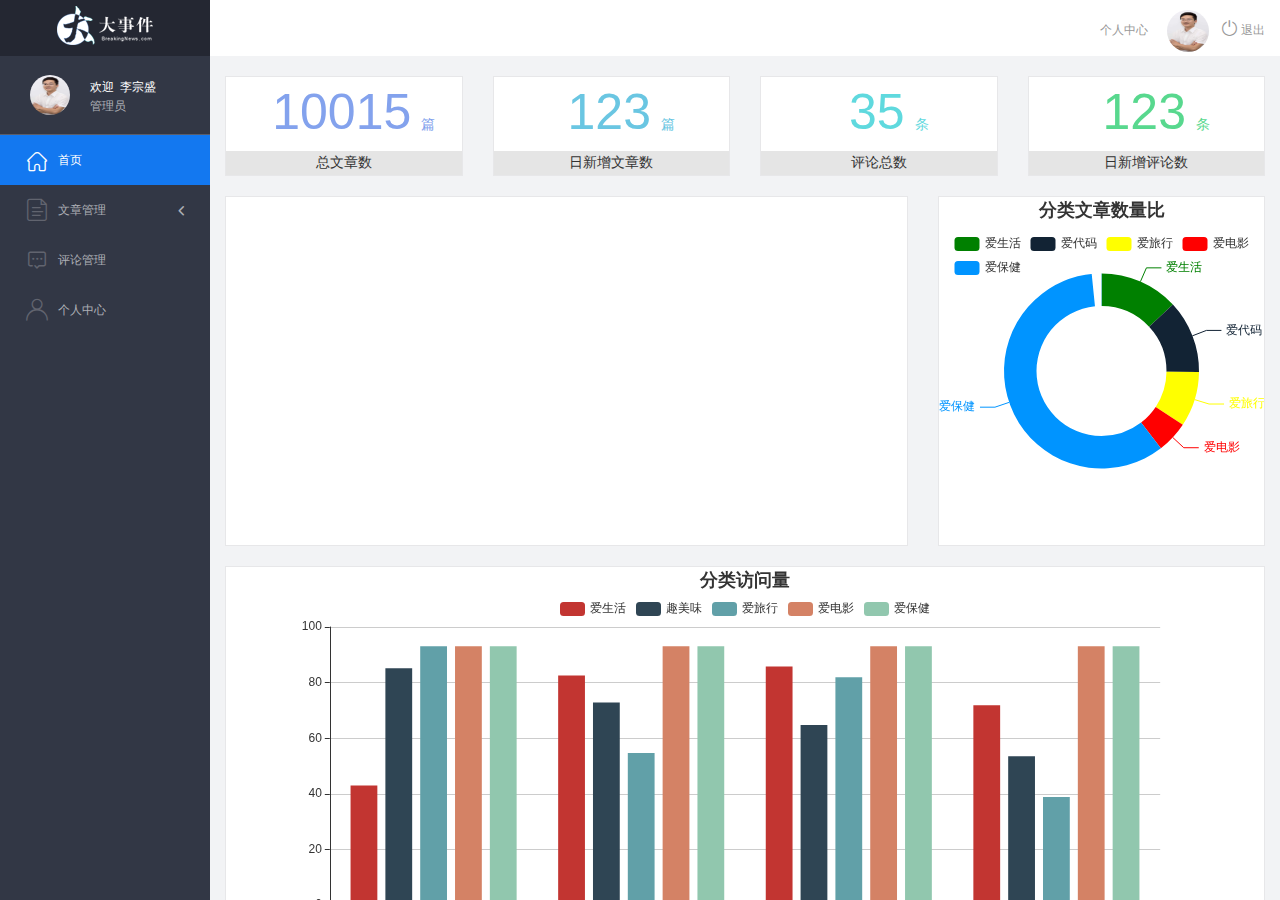
<file: admin/index.html>
<!DOCTYPE html>
<html lang="en">

<head>
    <meta charset="UTF-8">
    <meta name="viewport" content="width=device-width, initial-scale=1.0">
    <meta http-equiv="X-UA-Compatible" content="ie=edge">
    <title>大事件-后台首页</title>
    <link rel="stylesheet" href="./libs/bootstrap/css/bootstrap.min.css">
    <link rel="stylesheet" href="css/reset.css">
    <link rel="stylesheet" href="css/iconfont.css">
    <link rel="stylesheet" href="css/main.css">
    <script src="./libs/jquery-1.12.4.min.js"></script>
    <!-- 导入bootstrap的js文件 -->
    <script src="./libs/bootstrap/js/bootstrap.min.js"></script>
    <script src="./libs/http.js"></script>
    <!-- 引入index.js文件 -->
    <script src="./js/index.js"></script>

</head>

<body>
    <div class="sider">
        <a href="#" class="logo"><img src="images/logo02.png" alt="logo"></a>
        <div class="user_info">
            <img src="images/2.jpg" alt="person">
            <span>欢迎&nbsp;&nbsp;李宗盛</span>
            <b>管理员</b>
        </div>
        <!-- 左侧导航栏 -->
        <div class="menu">
            <div class="level01 active"><a href="./main_count.html" target="my_frame"><i
                        class="iconfont icon-yidiandiantubiao04"></i><span>首页</span></a></div>
            <div class="level01"><a href="#"><i class="iconfont icon-icon-article"></i><span>文章管理</span><b
                        class="iconfont icon-arrowdownl"></b></a></div>
            <ul class="level02">
                <li><a href="./article_list.html" target="my_frame"><i class="iconfont icon-previewright"></i><span>文章列表</span></a></li>
                <li><a href="./article_release.html" target="my_frame"><i class="iconfont icon-previewright"></i><span>发表文章</span></a></li>
                <li><a href="./article_category.html" target="my_frame"><i class="iconfont icon-previewright"></i><span>文章类别管理</span></a>
                </li>
            </ul>

            <div class="level01"><a href="./comment_list.html" target="my_frame"><i
                        class="iconfont icon-comment"></i><span>评论管理</span></a></div>
            <div class="level01" id="user"><a href="./user.html" target="my_frame"><i
                        class="iconfont icon-user"></i><span>个人中心</span></a></div>
        </div>
        <!-- 顶部栏 -->
        <div class="header_bar">
            <div class="user_center_link">
                <a href="./user.html" target="my_frame">个人中心</a>
                <img src="images/2.jpg" alt="person">
                <a href="javascript:void(0)" class="logout"><i class="iconfont icon-tuichu"></i> 退出</a>
            </div>
        </div>
        <!-- 右侧主体内容 -->
        <div class="main" id="main_body">
            <iframe src="./main_count.html" name="my_frame" frameborder="0" style="width: 100%;height: 100%;"></iframe>
        </div>
    </div>
</body>

</html>
</file>
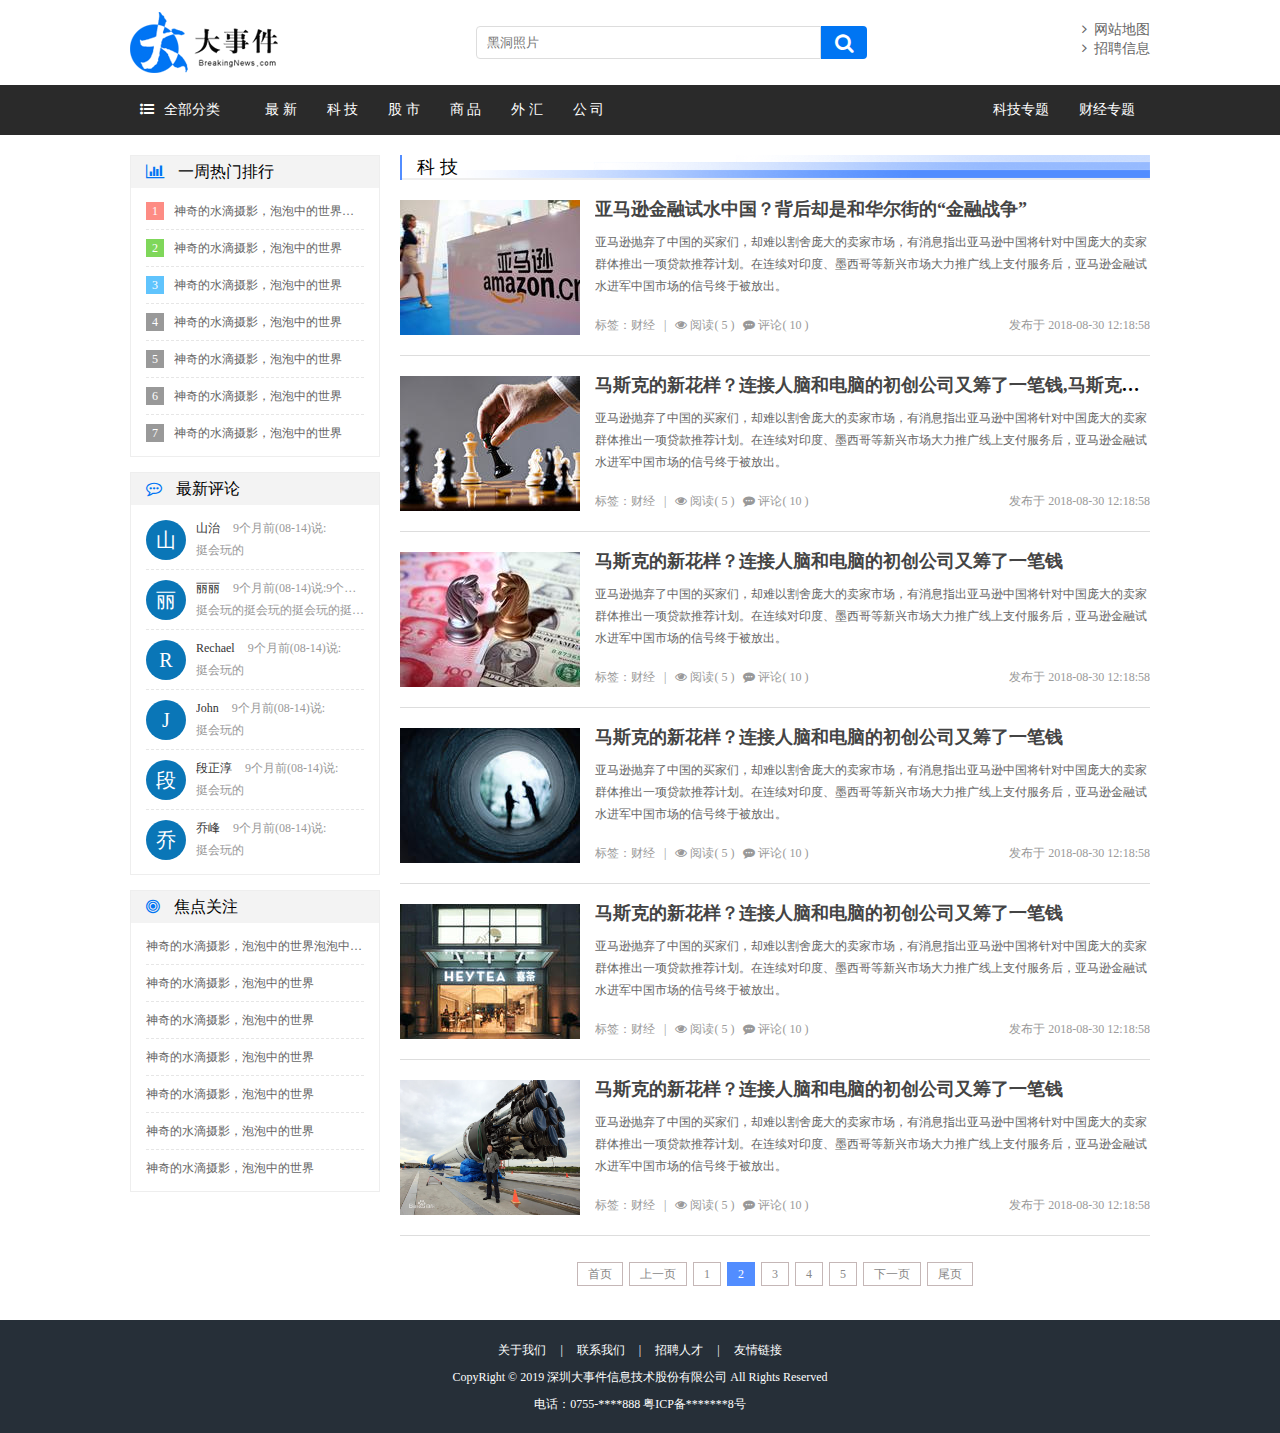
<file: list.html>
<!DOCTYPE html>
<html lang="en">

<head>
    <meta charset="UTF-8">
    <meta name="viewport" content="width=device-width, initial-scale=1.0">
    <meta http-equiv="X-UA-Compatible" content="ie=edge">
    <title>大事件-列表页</title>
    <link rel="stylesheet" type="text/css" href="css/reset.css">
    <link rel="stylesheet" href="css/font-awesome.min.css">
    <link rel="stylesheet" type="text/css" href="css/jquery.pagination.css">
    <link rel="stylesheet" type="text/css" href="css/main.css">
    <script type="text/javascript" src="js/jquery-1.12.4.min.js"></script>
    <script type="text/javascript" src="js/jquery.pagination.min.js"></script>
</head>

<body>
    <div class="header">
        <a href="#" class="logo fl"><img src="images/logo.png" alt="logo"></a>
        <div class="search_form fl">
            <input type="text" class="search_txt" placeholder="黑洞照片">
            <button class="search_btn"><i class="fa fa-search"></i></button>
        </div>
        <div class="link_info fr">
            <a href="#"><i class="fa fa-angle-right"></i>&nbsp;&nbsp;网站地图</a><br>
            <a href="#"><i class="fa fa-angle-right"></i>&nbsp;&nbsp;招聘信息</a>
        </div>
    </div>

    <div class="menu_con">
        <div class="menu">
            <div class="menu_collapse fl">
                <a href="javascript:;" class="level_one"><i class="fa fa-list-ul"></i>全部分类</a>
                <ul class="level_two">
                    <li class="up"></li>
                    <li><a href="#">最 新</a></li>
                    <li><a href="#">科 技</a></li>
                    <li><a href="#">股 市</a></li>
                    <li><a href="#">商 品</a></li>
                    <li><a href="#">外 汇</a></li>
                    <li><a href="#">公 司</a></li>
                </ul>
            </div>
            <ul class="left_menu fl">
                <li><a href="#">最 新</a></li>
                <li><a href="#">科 技</a></li>
                <li><a href="#">股 市</a></li>
                <li><a href="#">商 品</a></li>
                <li><a href="#">外 汇</a></li>
                <li><a href="#">公 司</a></li>
            </ul>
            <ul class="right_menu fr">
                <li><a href="#">科技专题</a></li>
                <li><a href="#">财经专题</a></li>
            </ul>
        </div>
    </div>

    <div class="main_con clearfix">
        <div class="left_con setfr">

            <div class="list_title">
                <h3>科 技</h3>
            </div>

            <div class="common_news_list">
                <a href="#" class="list_pic"><img src="images/pic09.jpg" alt=""></a>
                <h4><a href="#">亚马逊金融试水中国？背后却是和华尔街的“金融战争” </a></h4>
                <p>亚马逊抛弃了中国的买家们，却难以割舍庞大的卖家市场，有消息指出亚马逊中国将针对中国庞大的卖家群体推出一项贷款推荐计划。在连续对印度、墨西哥等新兴市场大力推广线上支付服务后，亚马逊金融试水进军中国市场的信号终于被放出。
                </p>
                <div class="new_info">
                    <span>标签：财经&nbsp;&nbsp;&nbsp;|&nbsp;&nbsp;&nbsp;<i class="fa fa-eye"></i>&nbsp;阅读( 5
                        )&nbsp;&nbsp;&nbsp;<i class="fa fa-commenting"></i>&nbsp;评论( 10 )</span>
                    <b>发布于 2018-08-30 12:18:58</b>
                </div>
            </div>

            <div class="common_news_list">
                <a href="#" class="list_pic"><img src="images/pic03.jpg" alt=""></a>
                <h4><a href="#">马斯克的新花样？连接人脑和电脑的初创公司又筹了一笔钱,马斯克的新花样？连接人脑和电脑的初创公司又筹了一笔钱</a></h4>
                <p>亚马逊抛弃了中国的买家们，却难以割舍庞大的卖家市场，有消息指出亚马逊中国将针对中国庞大的卖家群体推出一项贷款推荐计划。在连续对印度、墨西哥等新兴市场大力推广线上支付服务后，亚马逊金融试水进军中国市场的信号终于被放出。
                </p>
                <div class="new_info">
                    <span>标签：财经&nbsp;&nbsp;&nbsp;|&nbsp;&nbsp;&nbsp;<i class="fa fa-eye"></i>&nbsp;阅读( 5
                        )&nbsp;&nbsp;&nbsp;<i class="fa fa-commenting"></i>&nbsp;评论( 10 )</span>
                    <b>发布于 2018-08-30 12:18:58</b>
                </div>
            </div>

            <div class="common_news_list">
                <a href="#" class="list_pic"><img src="images/pic05.jpg" alt=""></a>
                <h4><a href="#">马斯克的新花样？连接人脑和电脑的初创公司又筹了一笔钱</a></h4>
                <p>亚马逊抛弃了中国的买家们，却难以割舍庞大的卖家市场，有消息指出亚马逊中国将针对中国庞大的卖家群体推出一项贷款推荐计划。在连续对印度、墨西哥等新兴市场大力推广线上支付服务后，亚马逊金融试水进军中国市场的信号终于被放出。
                </p>
                <div class="new_info">
                    <span>标签：财经&nbsp;&nbsp;&nbsp;|&nbsp;&nbsp;&nbsp;<i class="fa fa-eye"></i>&nbsp;阅读( 5
                        )&nbsp;&nbsp;&nbsp;<i class="fa fa-commenting"></i>&nbsp;评论( 10 )</span>
                    <b>发布于 2018-08-30 12:18:58</b>
                </div>
            </div>

            <div class="common_news_list">
                <a href="#" class="list_pic"><img src="images/pic07.jpg" alt=""></a>
                <h4><a href="#">马斯克的新花样？连接人脑和电脑的初创公司又筹了一笔钱</a></h4>
                <p>亚马逊抛弃了中国的买家们，却难以割舍庞大的卖家市场，有消息指出亚马逊中国将针对中国庞大的卖家群体推出一项贷款推荐计划。在连续对印度、墨西哥等新兴市场大力推广线上支付服务后，亚马逊金融试水进军中国市场的信号终于被放出。
                </p>
                <div class="new_info">
                    <span>标签：财经&nbsp;&nbsp;&nbsp;|&nbsp;&nbsp;&nbsp;<i class="fa fa-eye"></i>&nbsp;阅读( 5
                        )&nbsp;&nbsp;&nbsp;<i class="fa fa-commenting"></i>&nbsp;评论( 10 )</span>
                    <b>发布于 2018-08-30 12:18:58</b>
                </div>
            </div>

            <div class="common_news_list">
                <a href="#" class="list_pic"><img src="images/pic10.jpg" alt=""></a>
                <h4><a href="#">马斯克的新花样？连接人脑和电脑的初创公司又筹了一笔钱</a></h4>
                <p>亚马逊抛弃了中国的买家们，却难以割舍庞大的卖家市场，有消息指出亚马逊中国将针对中国庞大的卖家群体推出一项贷款推荐计划。在连续对印度、墨西哥等新兴市场大力推广线上支付服务后，亚马逊金融试水进军中国市场的信号终于被放出。
                </p>
                <div class="new_info">
                    <span>标签：财经&nbsp;&nbsp;&nbsp;|&nbsp;&nbsp;&nbsp;<i class="fa fa-eye"></i>&nbsp;阅读( 5
                        )&nbsp;&nbsp;&nbsp;<i class="fa fa-commenting"></i>&nbsp;评论( 10 )</span>
                    <b>发布于 2018-08-30 12:18:58</b>
                </div>
            </div>

            <div class="common_news_list">
                <a href="#" class="list_pic"><img src="images/pic04.jpg" alt=""></a>
                <h4><a href="#">马斯克的新花样？连接人脑和电脑的初创公司又筹了一笔钱</a></h4>
                <p>亚马逊抛弃了中国的买家们，却难以割舍庞大的卖家市场，有消息指出亚马逊中国将针对中国庞大的卖家群体推出一项贷款推荐计划。在连续对印度、墨西哥等新兴市场大力推广线上支付服务后，亚马逊金融试水进军中国市场的信号终于被放出。
                </p>
                <div class="new_info">
                    <span>标签：财经&nbsp;&nbsp;&nbsp;|&nbsp;&nbsp;&nbsp;<i class="fa fa-eye"></i>&nbsp;阅读( 5
                        )&nbsp;&nbsp;&nbsp;<i class="fa fa-commenting"></i>&nbsp;评论( 10 )</span>
                    <b>发布于 2018-08-30 12:18:58</b>
                </div>
            </div>

            <div id="pagination" class="page"></div>
            <script>
                $(function () {
                    $("#pagination").pagination({
                        currentPage: 2,
                        totalPage: 8,
                        callback: function (current) {
                            alert('ok!');
                        }
                    });
                });
            </script>

        </div>
        <div class="right_con setfl">
            <div class="common_wrap">
                <h3><i class="fa fa-bar-chart"></i> 一周热门排行</h3>
                <ul class="content_list">
                    <li><span class="first">1</span><a href="#">神奇的水滴摄影，泡泡中的世界泡泡中的世界</a></li>
                    <li><span class="second">2</span><a href="#">神奇的水滴摄影，泡泡中的世界</a></li>
                    <li><span class="third">3</span><a href="#">神奇的水滴摄影，泡泡中的世界</a></li>
                    <li><span>4</span><a href="#">神奇的水滴摄影，泡泡中的世界</a></li>
                    <li><span>5</span><a href="#">神奇的水滴摄影，泡泡中的世界</a></li>
                    <li><span>6</span><a href="#">神奇的水滴摄影，泡泡中的世界</a></li>
                    <li><span>7</span><a href="#">神奇的水滴摄影，泡泡中的世界</a></li>
                </ul>
            </div>
            <div class="common_wrap">
                <h3><i class="fa fa-commenting-o"></i> 最新评论</h3>
                <ul class="content_list comment_list">
                    <li>
                        <span>山</span>
                        <b><em>山治</em> 9个月前(08-14)说:</b>
                        <strong>挺会玩的</strong>
                    </li>
                    <li>
                        <span>丽</span>
                        <b><em>丽丽</em> 9个月前(08-14)说:9个月前(08-14)说:9个月前(08-14)说:</b>
                        <strong>挺会玩的挺会玩的挺会玩的挺会玩的</strong>
                    </li>
                    <li>
                        <span>R</span>
                        <b><em>Rechael</em> 9个月前(08-14)说:</b>
                        <strong>挺会玩的</strong>
                    </li>
                    <li>
                        <span>J</span>
                        <b><em>John</em> 9个月前(08-14)说:</b>
                        <strong>挺会玩的</strong>
                    </li>
                    <li>
                        <span>段</span>
                        <b><em>段正淳</em> 9个月前(08-14)说:</b>
                        <strong>挺会玩的</strong>
                    </li>
                    <li>
                        <span>乔</span>
                        <b><em>乔峰</em> 9个月前(08-14)说:</b>
                        <strong>挺会玩的</strong>
                    </li>
                </ul>
            </div>
            <div class="common_wrap">
                <h3><i class="fa fa-bullseye"></i> 焦点关注</h3>
                <ul class="content_list guanzhu_list">
                    <li><a href="#">神奇的水滴摄影，泡泡中的世界泡泡中的世界</a></li>
                    <li><a href="#">神奇的水滴摄影，泡泡中的世界</a></li>
                    <li><a href="#">神奇的水滴摄影，泡泡中的世界</a></li>
                    <li><a href="#">神奇的水滴摄影，泡泡中的世界</a></li>
                    <li><a href="#">神奇的水滴摄影，泡泡中的世界</a></li>
                    <li><a href="#">神奇的水滴摄影，泡泡中的世界</a></li>
                    <li><a href="#">神奇的水滴摄影，泡泡中的世界</a></li>
                </ul>
            </div>
        </div>
    </div>

    <div class="footer clearfix">
        <div class="foot_link">
            <a href="#">关于我们</a>
            <span>|</span>
            <a href="#">联系我们</a>
            <span>|</span>
            <a href="#">招聘人才</a>
            <span>|</span>
            <a href="#">友情链接</a>
        </div>
        <p>CopyRight © 2019 深圳大事件信息技术股份有限公司 All Rights Reserved</p>
        <p>电话：0755-****888 粤ICP备*******8号</p>
    </div>
    <!-- 导包template -->
    <script src="./js/template-web.js"></script>
</body>

</html>
</file>
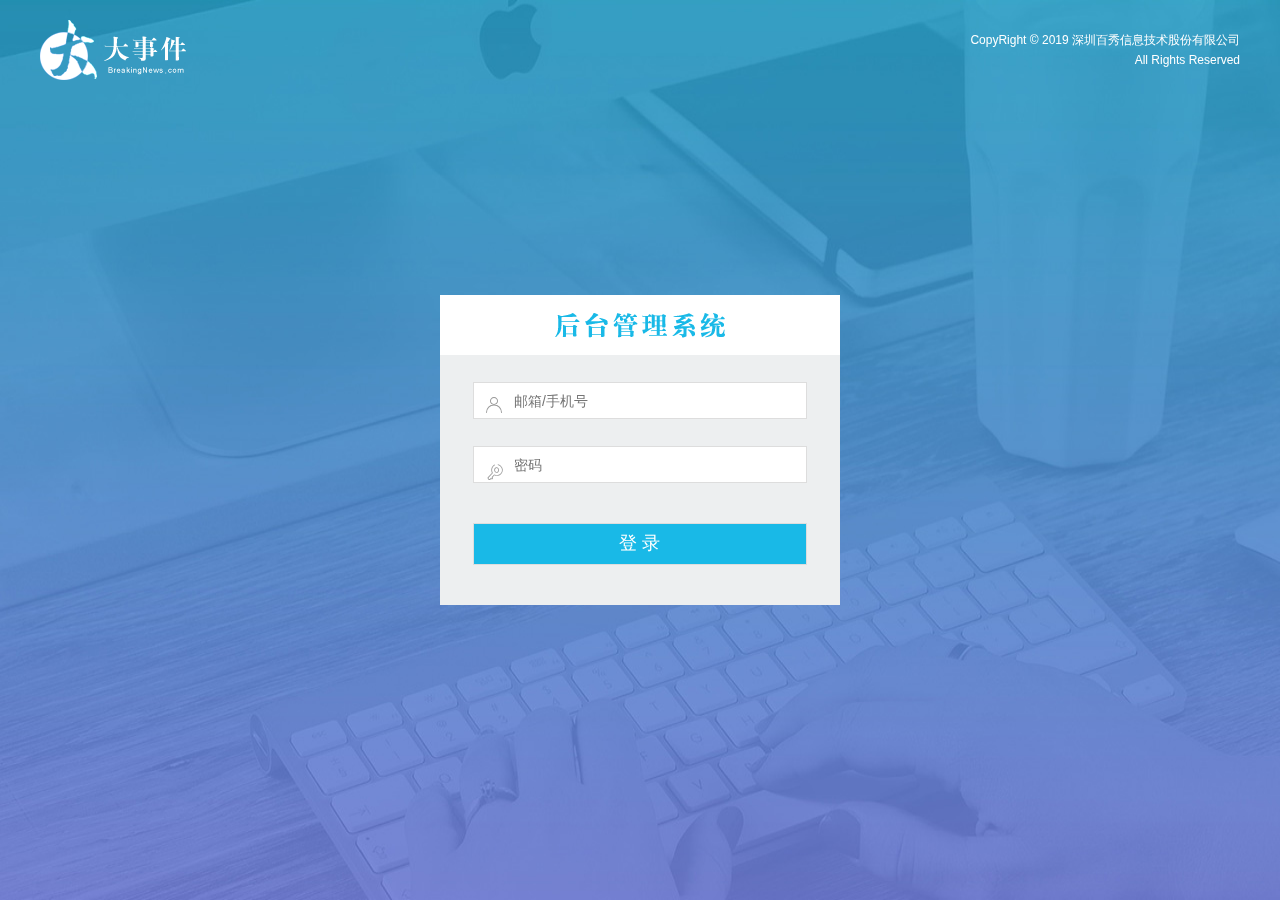
<file: admin/login.html>
<!DOCTYPE html>
<html lang="en">

<head>
  <meta charset="UTF-8" />
  <meta name="viewport" content="width=device-width, initial-scale=1.0" />
  <meta http-equiv="X-UA-Compatible" content="ie=edge" />
  <title>大事件-后台登录页</title>
  <link rel="stylesheet" type="text/css" href="css/reset.css" />
  <link rel="stylesheet" type="text/css" href="css/iconfont.css" />
  <link rel="stylesheet" type="text/css" href="css/main.css" />
  <!-- 引入bootstrap的css文件 -->
  <link rel="stylesheet" href="./libs/bootstrap/css/bootstrap.min.css" />
  <!-- 引入jq文件 -->
  <script src="./libs/jquery-1.12.4.min.js"></script>
  <!-- 引入bootstrap的js文件 -->
  <script src="./libs/bootstrap/js/bootstrap.min.js"></script>
</head>

<body>
  <div class="main_wrap">
    <div class="header">
      <a href="#" class="logo"><img src="images/logo.png" alt="" /></a>
      <div class="copyright">
        CopyRight © 2019 深圳百秀信息技术股份有限公司<br />All Rights Reserved
      </div>
    </div>
    <!-- 表单输入模块 -->
    <div class="login_form_con">
      <div class="login_title"></div>
      <form class="login_form">
        <i class="iconfont icon-user"></i>
        <i class="iconfont icon-key"></i>
        <input type="text" class="input_txt" placeholder="邮箱/手机号" />
        <input type="password" class="input_pass" placeholder="密码" />
        <input type="submit" class="input_sub" value="登 录" />
      </form>
    </div>
  </div>

  <!-- 模态框模块 -->
  <div class="modal fade" tabindex="-1" role="dialog" id="login_msg">
    <div class="modal-dialog" role="document">
      <div class="modal-content">
        <div class="modal-header">
          <button type="button" class="close" data-dismiss="modal" aria-label="Close"><span
              aria-hidden="true">&times;</span></button>
          <h4 class="modal-title">友情提示</h4>
        </div>
        <div class="modal-body">
          <p>登录成功</p>
        </div>
        <div class="modal-footer">
          <button type="button" class="btn btn-primary" data-dismiss="modal">确认</button>
        </div>
      </div><!-- /.modal-content -->
    </div><!-- /.modal-dialog -->
  </div><!-- /.modal -->

  <script src="./libs/http.js"></script>
  <script src="./js/login.js"></script>
</body>

</html>
</file>
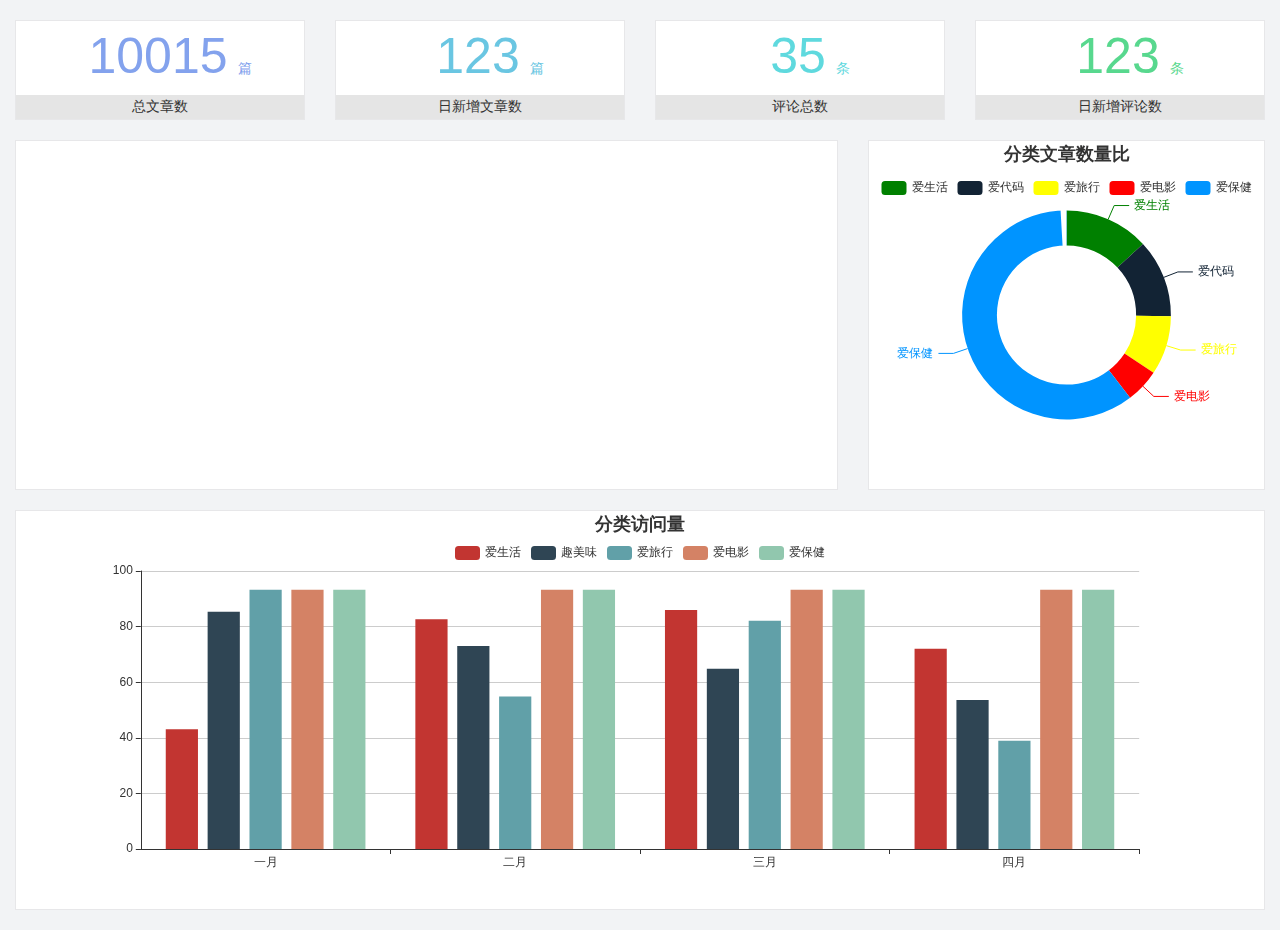
<file: admin/main_count.html>
<!DOCTYPE html>
<html lang="en">

<head>
    <meta charset="UTF-8">
    <meta name="viewport" content="width=device-width, initial-scale=1.0">
    <meta http-equiv="X-UA-Compatible" content="ie=edge">
    <title>图表统计</title>
    <link rel="stylesheet" href="./libs/bootstrap/css/bootstrap.min.css">
    <link rel="stylesheet" href="css/reset.css">
    <link rel="stylesheet" href="css/iconfont.css">
    <link rel="stylesheet" href="css/main.css">
    <script src="./libs/jquery-1.12.4.min.js"></script>
    <script type="text/javascript" src="./libs/echarts.js"></script>
</head>

<body>
    <div class="container-fluid">
        <div class="row spannel_list">
            <div class="col-sm-3 col-xs-6">
                <div class="spannel">
                    <em>10015</em><span>篇</span>
                    <b>总文章数</b>
                </div>
            </div>
            <div class="col-sm-3 col-xs-6">
                <div class="spannel scolor01">
                    <em>123</em><span>篇</span>
                    <b>日新增文章数</b>
                </div>
            </div>
            <div class="col-sm-3 col-xs-6">
                <div class="spannel scolor02">
                    <em>35</em><span>条</span>
                    <b>评论总数</b>
                </div>
            </div>
            <div class="col-sm-3 col-xs-6">
                <div class="spannel scolor03">
                    <em>123</em><span>条</span>
                    <b>日新增评论数</b>
                </div>
            </div>
        </div>
    </div>

    <div class="container-fluid">
        <div class="row curve-pie">
            <div class="col-lg-8 col-md-8">
                <div class="gragh_pannel" id="curve_show"></div>
            </div>
            <div class="col-lg-4 col-md-4">
                <div class="gragh_pannel" id="pie_show"></div>
            </div>
        </div>
    </div>

    <div class="container-fluid">
        <div class="column_pannel" id="column_show"></div>
    </div>


    <!-- 折线图 -->
    <script>
        //(1).实例化ajax对象
        var xhr = new XMLHttpRequest();
        //(2).设置请求方法和地址
        //get请求的数据直接添加在url的后面 格式是 url?key=value
        xhr.open('get', 'http://localhost:8080/api/v1/admin/data/article');
        xhr.setRequestHeader('Authorization', localStorage.getItem("token"));
        //(3).发送请求
        xhr.send();
        //(4).注册回调函数
        xhr.onload = function () {
            // console.log(xhr.responseText)
            var obj = JSON.parse(xhr.responseText);
            // console.log(obj);
            loadEchars(obj);
            
        };
        

        function loadEchars(obj) {
            // 基于准备好的dom，初始化echarts实例
            var myChart = echarts.init(document.getElementById('curve_show'));

            var data = [];
            var date = [];
            for (var i = 0; i < obj.date.length; i++) {
                data.push(obj.date[i].count);
                date.push(obj.date[i].date);
            }

            option = {
                tooltip: {
                    trigger: 'axis',
                    position: function (pt) {
                        return [pt[0], '10%'];
                    }
                },
                title: {
                    left: 'center',
                    text: '月新增文章数',
                },

                xAxis: {
                    name: '日',
                    type: 'category',
                    boundaryGap: false,
                    data: date
                },
                legend: {
                    data: ['新增文章'],
                    top: '40'
                },
                toolbox: {
                    show: true,
                    feature: {
                        dataZoom: {
                            yAxisIndex: 'none'
                        },
                        dataView: { readOnly: false },
                        magicType: { type: ['line', 'bar'] },
                        restore: {},
                        saveAsImage: {}
                    },
                    right: 50
                },
                yAxis: {
                    type: 'value',
                    boundaryGap: [0, '100%']
                },
                series: [
                    {
                        name: '新增文章',
                        type: 'line',
                        smooth: true,
                        // symbol: 'none',
                        sampling: 'average',
                        itemStyle: {
                            color: '#f80'
                        },
                        areaStyle: {
                            color: new echarts.graphic.LinearGradient(0, 0, 0, 1, [{
                                offset: 0,
                                color: 'rgba(255,136,0,0.39)'
                            }, {
                                offset: .34,
                                color: 'rgba(255,180,0,0.25)'
                            },
                            {
                                offset: 1,
                                color: 'rgba(255,222,0,0.00)'
                            }])
                        },
                        data: data
                    }
                ],
            }
            // 使用刚指定的配置项和数据显示图表。
            myChart.setOption(option);
        }
    </script>

    <!-- 环形图 -->
    <script>
        // 3.1 创建echarts图表
        // 基于准备好的dom，初始化echarts实例
        var myChart2 = echarts.init(document.getElementById('pie_show'));

        // 3.2设置图标的样式
        // 图表的假数据
        var base = +new Date(1968, 9, 3);
        var oneDay = 24 * 3600 * 1000;
        var date = [];

        var data = [Math.random() * 300];

        for (var i = 1; i < 200; i++) {
            var now = new Date(base += oneDay);
            date.push([now.getFullYear(), now.getMonth() + 1, now.getDate()].join('/'));
            data.push(Math.round((Math.random() - 0.5) * 20 + data[i - 1]));
        }
        // 指定图表的配置项和数据
        var option2 = {
            tooltip: {
                trigger: 'item',
                formatter: '{a} <br/>{b}: {c} ({d}%)'
            },
            title: {
                text: '分类文章数量比',
                left: 'center'
            },
            color: ['green', '#122334', '#ffff00', '#ff0000', '#0094ff'],
            legend: {
                orient: 'horizontal',
                left: 'center',
                top: 35,
                data: ['爱生活', '爱代码', '爱旅行', '爱电影', '爱保健']
            },
            series: [
                {
                    name: '分类名称',
                    type: 'pie',
                    radius: ['40%', '60%'],
                    avoidLabelOverlap: false,
                    data: [
                        { value: 335, name: '爱生活' },
                        { value: 310, name: '爱代码' },
                        { value: 234, name: '爱旅行' },
                        { value: 135, name: '爱电影' },
                        { value: 1548, name: '爱保健' }
                    ]
                }
            ]
        };
        // 3.3渲染图表。
        // 使用刚指定的配置项和数据显示图表。
        myChart2.setOption(option2);
    </script>

    <!-- 柱状图 -->
    <script>
        // 基于准备好的dom，初始化echarts实例
        var myChart3 = echarts.init(document.getElementById('column_show'));
        var option3 = {
            legend: {
                top: 30
            },
            tooltip: {},
            title: {
                text: '分类访问量',
                left: 'center'
            },
            dataset: {
                source: [
                    ['product', '爱生活', '趣美味', '爱旅行', '爱电影', '爱保健'],
                    ['一月', 43.3, 85.8, 93.7, 93.7, 93.7],
                    ['二月', 83.1, 73.4, 55.1, 93.7, 93.7],
                    ['三月', 86.4, 65.2, 82.5, 93.7, 93.7],
                    ['四月', 72.4, 53.9, 39.1, 93.7, 93.7]
                ]
            },
            xAxis: { type: 'category' },
            yAxis: {},
            // Declare several bar series, each will be mapped
            // to a column of dataset.source by default.
            series: [
                { type: 'bar' },
                { type: 'bar' },
                { type: 'bar' },
                { type: 'bar' },
                { type: 'bar' }
            ]
        };
        // 使用刚指定的配置项和数据显示图表。
        myChart3.setOption(option3);

    </script>
</body>

</html>
</file>
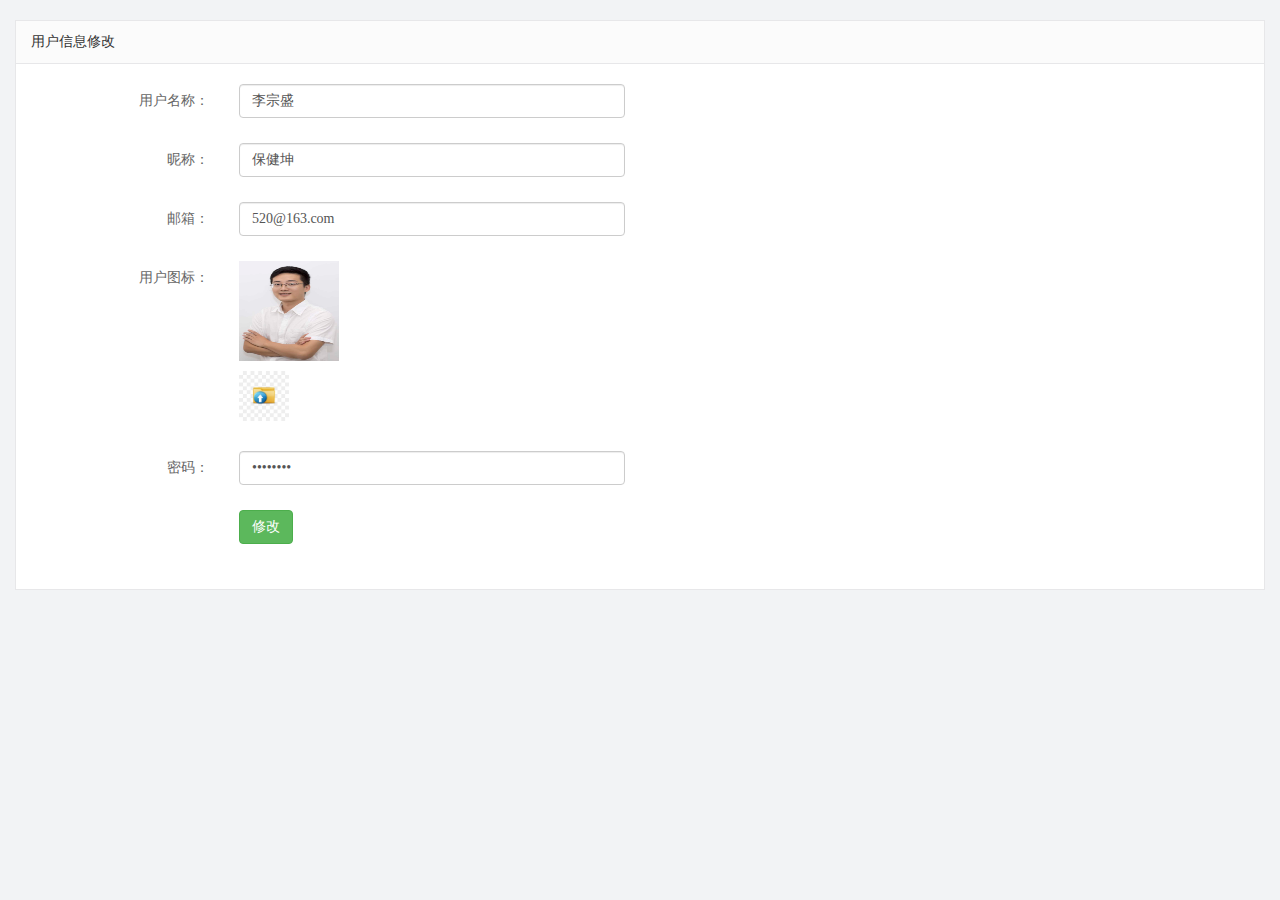
<file: admin/user.html>
<!DOCTYPE html>
<html lang="en">

<head>
    <meta charset="UTF-8">
    <meta name="viewport" content="width=device-width, initial-scale=1.0">
    <meta http-equiv="X-UA-Compatible" content="ie=edge">
    <title>文章列表</title>
    <link rel="stylesheet" href="./libs/bootstrap/css/bootstrap.min.css">
    <link rel="stylesheet" href="css/reset.css">
    <link rel="stylesheet" href="css/iconfont.css">
    <link rel="stylesheet" href="css/main.css">
    <script src="./libs/jquery-1.12.4.min.js"></script>
    <script src="./libs/http.js"></script>
    <script src="./js/user.js"></script>
</head>

<body>
    <div class="container-fluid">
        <div class="common_title">
            用户信息修改
        </div>
        <div class="container-fluid common_con">
            <form class="form-horizontal article_form" id="form">
                <div class="form-group">
                    <label for="inputEmail1" class="col-sm-2 control-label">用户名称：</label>
                    <div class="col-sm-4">
                        <input type="text" name="username" class="form-control username" id="inputEmail1" value="李宗盛">
                    </div>
                </div>
                <div class="form-group">
                    <label for="inputEmail2" class="col-sm-2 control-label">昵称：</label>
                    <div class="col-sm-4">
                        <input type="text" name="nickname" class="form-control nickname" id="inputEmail2" value="保健坤">
                    </div>
                </div>
                <div class="form-group">
                    <label for="inputEmail3" class="col-sm-2 control-label">邮箱：</label>
                    <div class="col-sm-4">
                        <input type="text" name="email" class="form-control email" id="inputEmail3" value="520@163.com">
                    </div>
                </div>

                <div class="form-group">
                    <label for="inputPassword3" class="col-sm-2 control-label">用户图标：</label>
                    <div class="col-sm-10">
                        <img src="images/2.jpg" alt="" class="user_pic">
                        <input style="display: none" name="userPic" type="file" id="exampleInputFile">
                        <!-- 给label标签的for属性赋值,值是input标签的id,那这样的话点击label就相当于点击了input -->
                        <br>
                        <label for="exampleInputFile">
                            <img src="./images/uploads_icon.jpg" style="height: 50px;" alt="">
                        </label>
                    </div>
                </div>

                <div class="form-group">
                    <label for="inputEmail4" class="col-sm-2 control-label">密码：</label>
                    <div class="col-sm-4">
                        <input type="password" name="password" class="form-control password" id="inputEmail4"
                            value="12345678">
                    </div>
                </div>
                <div class="form-group">
                    <div class="col-sm-offset-2 col-sm-10">
                        <button type="submit" class="btn btn-success btn-edit">修改</button>
                    </div>
                </div>
            </form>
        </div>
    </div>
</body>

</html>
</file>
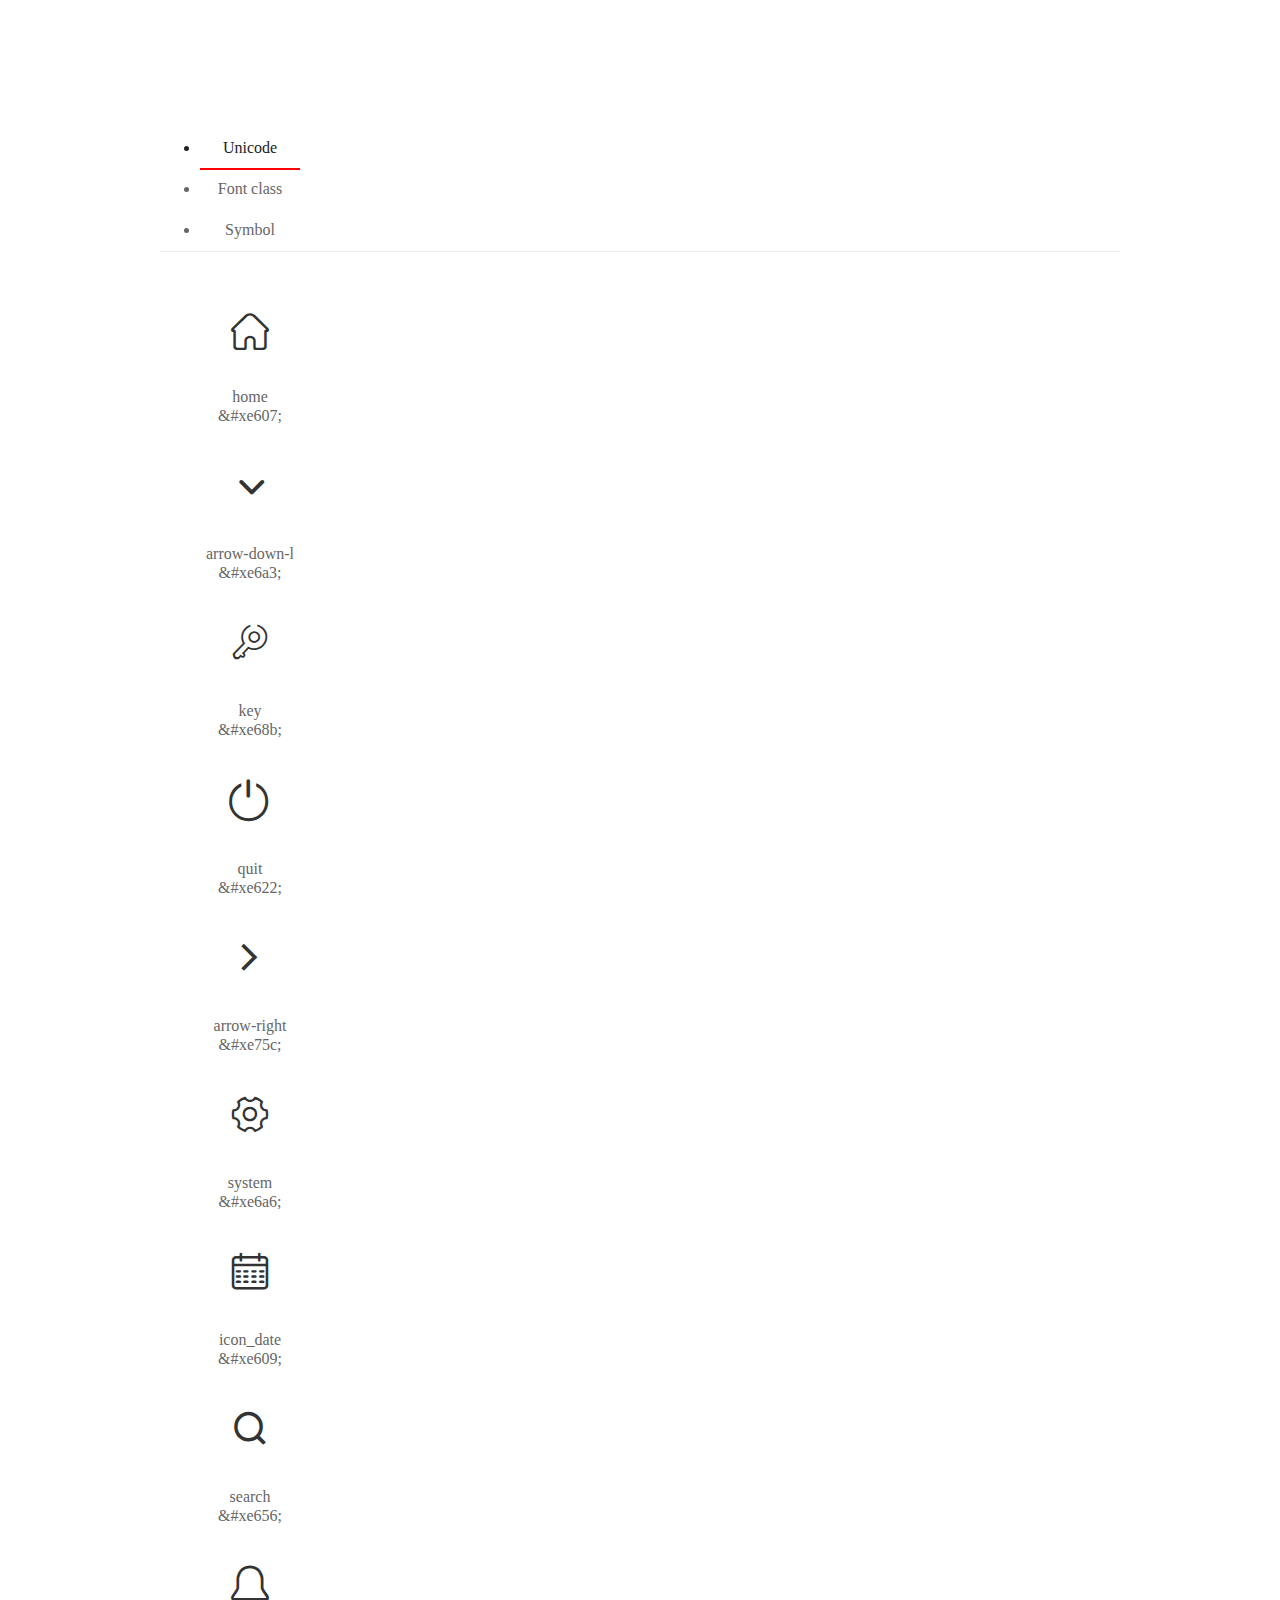
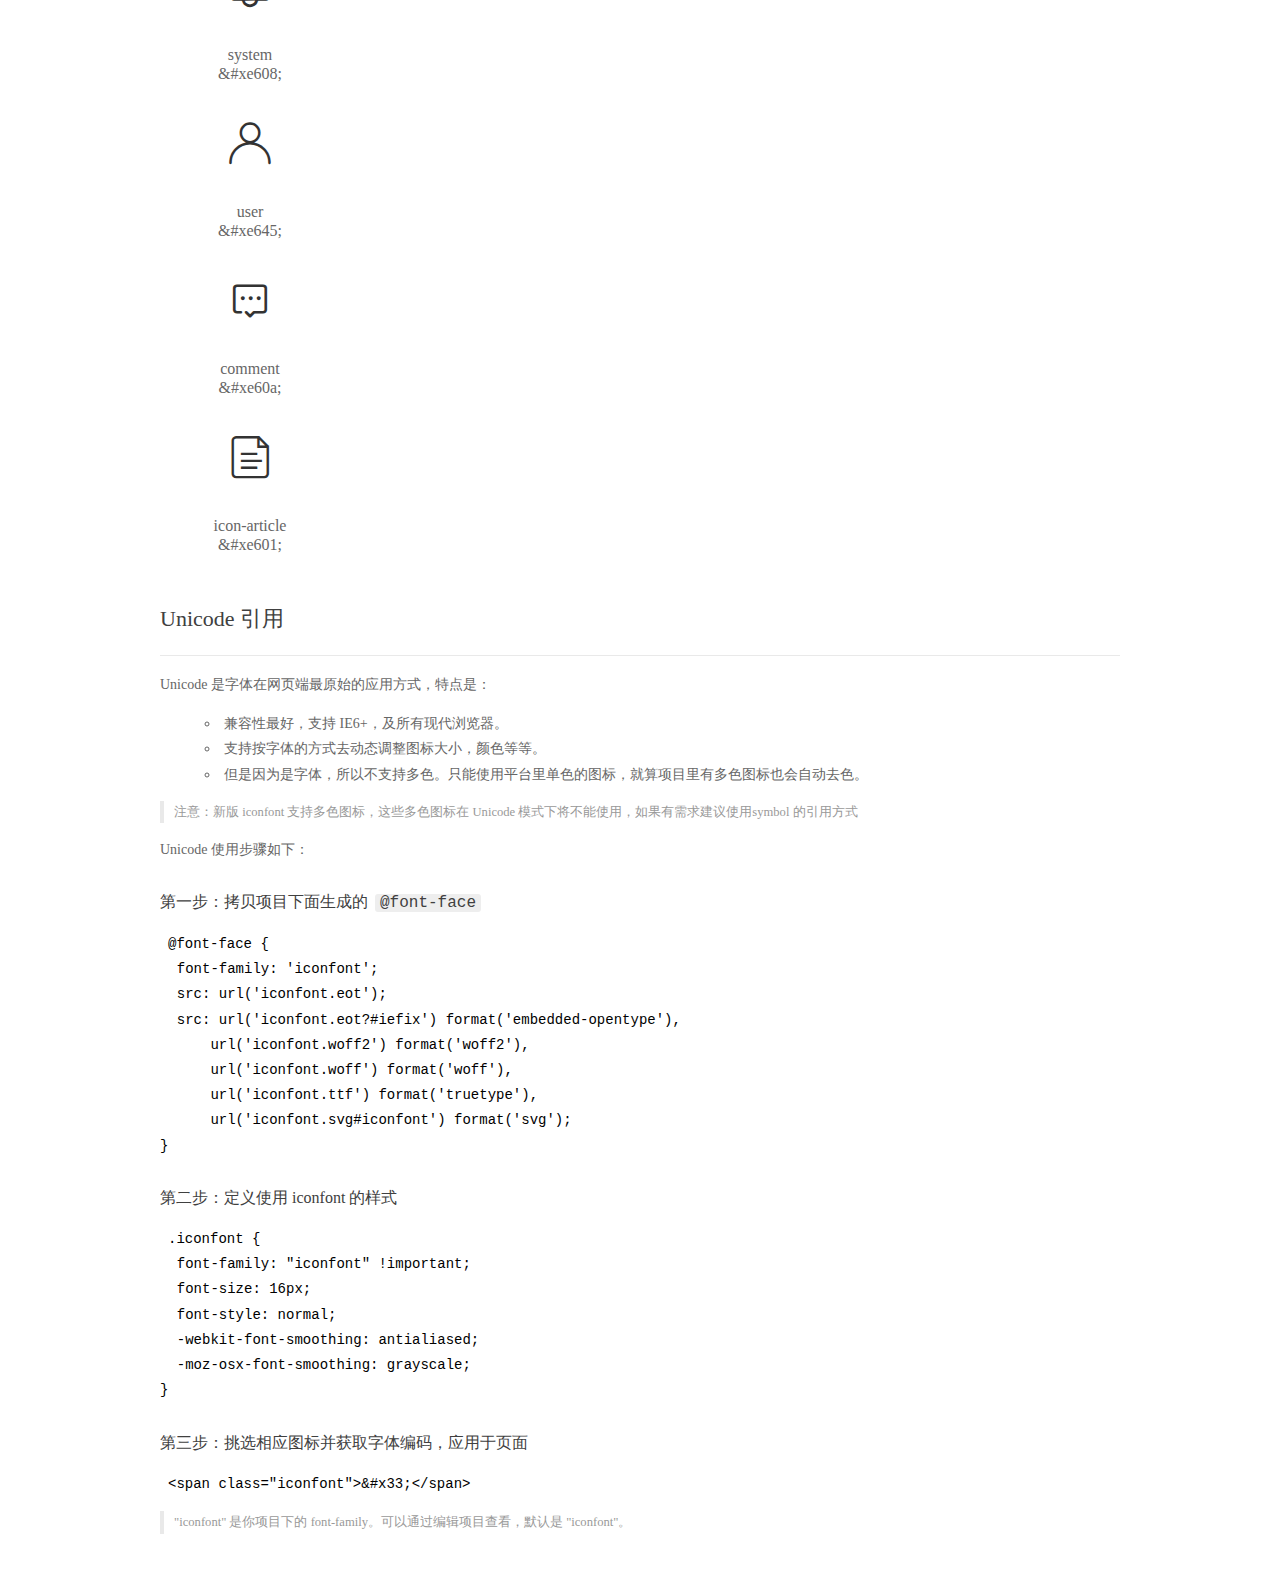
<file: admin/fonts/demo_index.html>
<!DOCTYPE html>
<html>
<head>
  <meta charset="utf-8"/>
  <title>IconFont Demo</title>
  <link rel="shortcut icon" href="https://gtms04.alicdn.com/tps/i4/TB1_oz6GVXXXXaFXpXXJDFnIXXX-64-64.ico" type="image/x-icon"/>
  <link rel="stylesheet" href="https://g.alicdn.com/thx/cube/1.3.2/cube.min.css">
  <link rel="stylesheet" href="demo.css">
  <link rel="stylesheet" href="iconfont.css">
  <script src="iconfont.js"></script>
  <!-- jQuery -->
  <script src="https://a1.alicdn.com/oss/uploads/2018/12/26/7bfddb60-08e8-11e9-9b04-53e73bb6408b.js"></script>
  <!-- 代码高亮 -->
  <script src="https://a1.alicdn.com/oss/uploads/2018/12/26/a3f714d0-08e6-11e9-8a15-ebf944d7534c.js"></script>
</head>
<body>
  <div class="main">
    <h1 class="logo"><a href="https://www.iconfont.cn/" title="iconfont 首页" target="_blank">&#xe86b;</a></h1>
    <div class="nav-tabs">
      <ul id="tabs" class="dib-box">
        <li class="dib active"><span>Unicode</span></li>
        <li class="dib"><span>Font class</span></li>
        <li class="dib"><span>Symbol</span></li>
      </ul>
      
    </div>
    <div class="tab-container">
      <div class="content unicode" style="display: block;">
          <ul class="icon_lists dib-box">
          
            <li class="dib">
              <span class="icon iconfont">&#xe607;</span>
                <div class="name">home</div>
                <div class="code-name">&amp;#xe607;</div>
              </li>
          
            <li class="dib">
              <span class="icon iconfont">&#xe6a3;</span>
                <div class="name">arrow-down-l</div>
                <div class="code-name">&amp;#xe6a3;</div>
              </li>
          
            <li class="dib">
              <span class="icon iconfont">&#xe68b;</span>
                <div class="name">key</div>
                <div class="code-name">&amp;#xe68b;</div>
              </li>
          
            <li class="dib">
              <span class="icon iconfont">&#xe622;</span>
                <div class="name">quit</div>
                <div class="code-name">&amp;#xe622;</div>
              </li>
          
            <li class="dib">
              <span class="icon iconfont">&#xe75c;</span>
                <div class="name">arrow-right</div>
                <div class="code-name">&amp;#xe75c;</div>
              </li>
          
            <li class="dib">
              <span class="icon iconfont">&#xe6a6;</span>
                <div class="name">system</div>
                <div class="code-name">&amp;#xe6a6;</div>
              </li>
          
            <li class="dib">
              <span class="icon iconfont">&#xe609;</span>
                <div class="name">icon_date</div>
                <div class="code-name">&amp;#xe609;</div>
              </li>
          
            <li class="dib">
              <span class="icon iconfont">&#xe656;</span>
                <div class="name">search</div>
                <div class="code-name">&amp;#xe656;</div>
              </li>
          
            <li class="dib">
              <span class="icon iconfont">&#xe608;</span>
                <div class="name">system</div>
                <div class="code-name">&amp;#xe608;</div>
              </li>
          
            <li class="dib">
              <span class="icon iconfont">&#xe645;</span>
                <div class="name">user</div>
                <div class="code-name">&amp;#xe645;</div>
              </li>
          
            <li class="dib">
              <span class="icon iconfont">&#xe60a;</span>
                <div class="name">comment</div>
                <div class="code-name">&amp;#xe60a;</div>
              </li>
          
            <li class="dib">
              <span class="icon iconfont">&#xe601;</span>
                <div class="name">icon-article</div>
                <div class="code-name">&amp;#xe601;</div>
              </li>
          
          </ul>
          <div class="article markdown">
          <h2 id="unicode-">Unicode 引用</h2>
          <hr>

          <p>Unicode 是字体在网页端最原始的应用方式，特点是：</p>
          <ul>
            <li>兼容性最好，支持 IE6+，及所有现代浏览器。</li>
            <li>支持按字体的方式去动态调整图标大小，颜色等等。</li>
            <li>但是因为是字体，所以不支持多色。只能使用平台里单色的图标，就算项目里有多色图标也会自动去色。</li>
          </ul>
          <blockquote>
            <p>注意：新版 iconfont 支持多色图标，这些多色图标在 Unicode 模式下将不能使用，如果有需求建议使用symbol 的引用方式</p>
          </blockquote>
          <p>Unicode 使用步骤如下：</p>
          <h3 id="-font-face">第一步：拷贝项目下面生成的 <code>@font-face</code></h3>
<pre><code class="language-css"
>@font-face {
  font-family: 'iconfont';
  src: url('iconfont.eot');
  src: url('iconfont.eot?#iefix') format('embedded-opentype'),
      url('iconfont.woff2') format('woff2'),
      url('iconfont.woff') format('woff'),
      url('iconfont.ttf') format('truetype'),
      url('iconfont.svg#iconfont') format('svg');
}
</code></pre>
          <h3 id="-iconfont-">第二步：定义使用 iconfont 的样式</h3>
<pre><code class="language-css"
>.iconfont {
  font-family: "iconfont" !important;
  font-size: 16px;
  font-style: normal;
  -webkit-font-smoothing: antialiased;
  -moz-osx-font-smoothing: grayscale;
}
</code></pre>
          <h3 id="-">第三步：挑选相应图标并获取字体编码，应用于页面</h3>
<pre>
<code class="language-html"
>&lt;span class="iconfont"&gt;&amp;#x33;&lt;/span&gt;
</code></pre>
          <blockquote>
            <p>"iconfont" 是你项目下的 font-family。可以通过编辑项目查看，默认是 "iconfont"。</p>
          </blockquote>
          </div>
      </div>
      <div class="content font-class">
        <ul class="icon_lists dib-box">
          
          <li class="dib">
            <span class="icon iconfont icon-yidiandiantubiao04"></span>
            <div class="name">
              home
            </div>
            <div class="code-name">.icon-yidiandiantubiao04
            </div>
          </li>
          
          <li class="dib">
            <span class="icon iconfont icon-arrowdownl"></span>
            <div class="name">
              arrow-down-l
            </div>
            <div class="code-name">.icon-arrowdownl
            </div>
          </li>
          
          <li class="dib">
            <span class="icon iconfont icon-key"></span>
            <div class="name">
              key
            </div>
            <div class="code-name">.icon-key
            </div>
          </li>
          
          <li class="dib">
            <span class="icon iconfont icon-tuichu"></span>
            <div class="name">
              quit
            </div>
            <div class="code-name">.icon-tuichu
            </div>
          </li>
          
          <li class="dib">
            <span class="icon iconfont icon-previewright"></span>
            <div class="name">
              arrow-right
            </div>
            <div class="code-name">.icon-previewright
            </div>
          </li>
          
          <li class="dib">
            <span class="icon iconfont icon-system"></span>
            <div class="name">
              system
            </div>
            <div class="code-name">.icon-system
            </div>
          </li>
          
          <li class="dib">
            <span class="icon iconfont icon-icondate"></span>
            <div class="name">
              icon_date
            </div>
            <div class="code-name">.icon-icondate
            </div>
          </li>
          
          <li class="dib">
            <span class="icon iconfont icon-search"></span>
            <div class="name">
              search
            </div>
            <div class="code-name">.icon-search
            </div>
          </li>
          
          <li class="dib">
            <span class="icon iconfont icon-system1"></span>
            <div class="name">
              system
            </div>
            <div class="code-name">.icon-system1
            </div>
          </li>
          
          <li class="dib">
            <span class="icon iconfont icon-user"></span>
            <div class="name">
              user
            </div>
            <div class="code-name">.icon-user
            </div>
          </li>
          
          <li class="dib">
            <span class="icon iconfont icon-comment"></span>
            <div class="name">
              comment
            </div>
            <div class="code-name">.icon-comment
            </div>
          </li>
          
          <li class="dib">
            <span class="icon iconfont icon-icon-article"></span>
            <div class="name">
              icon-article
            </div>
            <div class="code-name">.icon-icon-article
            </div>
          </li>
          
        </ul>
        <div class="article markdown">
        <h2 id="font-class-">font-class 引用</h2>
        <hr>

        <p>font-class 是 Unicode 使用方式的一种变种，主要是解决 Unicode 书写不直观，语意不明确的问题。</p>
        <p>与 Unicode 使用方式相比，具有如下特点：</p>
        <ul>
          <li>兼容性良好，支持 IE8+，及所有现代浏览器。</li>
          <li>相比于 Unicode 语意明确，书写更直观。可以很容易分辨这个 icon 是什么。</li>
          <li>因为使用 class 来定义图标，所以当要替换图标时，只需要修改 class 里面的 Unicode 引用。</li>
          <li>不过因为本质上还是使用的字体，所以多色图标还是不支持的。</li>
        </ul>
        <p>使用步骤如下：</p>
        <h3 id="-fontclass-">第一步：引入项目下面生成的 fontclass 代码：</h3>
<pre><code class="language-html">&lt;link rel="stylesheet" href="./iconfont.css"&gt;
</code></pre>
        <h3 id="-">第二步：挑选相应图标并获取类名，应用于页面：</h3>
<pre><code class="language-html">&lt;span class="iconfont icon-xxx"&gt;&lt;/span&gt;
</code></pre>
        <blockquote>
          <p>"
            iconfont" 是你项目下的 font-family。可以通过编辑项目查看，默认是 "iconfont"。</p>
        </blockquote>
      </div>
      </div>
      <div class="content symbol">
          <ul class="icon_lists dib-box">
          
            <li class="dib">
                <svg class="icon svg-icon" aria-hidden="true">
                  <use xlink:href="#icon-yidiandiantubiao04"></use>
                </svg>
                <div class="name">home</div>
                <div class="code-name">#icon-yidiandiantubiao04</div>
            </li>
          
            <li class="dib">
                <svg class="icon svg-icon" aria-hidden="true">
                  <use xlink:href="#icon-arrowdownl"></use>
                </svg>
                <div class="name">arrow-down-l</div>
                <div class="code-name">#icon-arrowdownl</div>
            </li>
          
            <li class="dib">
                <svg class="icon svg-icon" aria-hidden="true">
                  <use xlink:href="#icon-key"></use>
                </svg>
                <div class="name">key</div>
                <div class="code-name">#icon-key</div>
            </li>
          
            <li class="dib">
                <svg class="icon svg-icon" aria-hidden="true">
                  <use xlink:href="#icon-tuichu"></use>
                </svg>
                <div class="name">quit</div>
                <div class="code-name">#icon-tuichu</div>
            </li>
          
            <li class="dib">
                <svg class="icon svg-icon" aria-hidden="true">
                  <use xlink:href="#icon-previewright"></use>
                </svg>
                <div class="name">arrow-right</div>
                <div class="code-name">#icon-previewright</div>
            </li>
          
            <li class="dib">
                <svg class="icon svg-icon" aria-hidden="true">
                  <use xlink:href="#icon-system"></use>
                </svg>
                <div class="name">system</div>
                <div class="code-name">#icon-system</div>
            </li>
          
            <li class="dib">
                <svg class="icon svg-icon" aria-hidden="true">
                  <use xlink:href="#icon-icondate"></use>
                </svg>
                <div class="name">icon_date</div>
                <div class="code-name">#icon-icondate</div>
            </li>
          
            <li class="dib">
                <svg class="icon svg-icon" aria-hidden="true">
                  <use xlink:href="#icon-search"></use>
                </svg>
                <div class="name">search</div>
                <div class="code-name">#icon-search</div>
            </li>
          
            <li class="dib">
                <svg class="icon svg-icon" aria-hidden="true">
                  <use xlink:href="#icon-system1"></use>
                </svg>
                <div class="name">system</div>
                <div class="code-name">#icon-system1</div>
            </li>
          
            <li class="dib">
                <svg class="icon svg-icon" aria-hidden="true">
                  <use xlink:href="#icon-user"></use>
                </svg>
                <div class="name">user</div>
                <div class="code-name">#icon-user</div>
            </li>
          
            <li class="dib">
                <svg class="icon svg-icon" aria-hidden="true">
                  <use xlink:href="#icon-comment"></use>
                </svg>
                <div class="name">comment</div>
                <div class="code-name">#icon-comment</div>
            </li>
          
            <li class="dib">
                <svg class="icon svg-icon" aria-hidden="true">
                  <use xlink:href="#icon-icon-article"></use>
                </svg>
                <div class="name">icon-article</div>
                <div class="code-name">#icon-icon-article</div>
            </li>
          
          </ul>
          <div class="article markdown">
          <h2 id="symbol-">Symbol 引用</h2>
          <hr>

          <p>这是一种全新的使用方式，应该说这才是未来的主流，也是平台目前推荐的用法。相关介绍可以参考这篇<a href="">文章</a>
            这种用法其实是做了一个 SVG 的集合，与另外两种相比具有如下特点：</p>
          <ul>
            <li>支持多色图标了，不再受单色限制。</li>
            <li>通过一些技巧，支持像字体那样，通过 <code>font-size</code>, <code>color</code> 来调整样式。</li>
            <li>兼容性较差，支持 IE9+，及现代浏览器。</li>
            <li>浏览器渲染 SVG 的性能一般，还不如 png。</li>
          </ul>
          <p>使用步骤如下：</p>
          <h3 id="-symbol-">第一步：引入项目下面生成的 symbol 代码：</h3>
<pre><code class="language-html">&lt;script src="./iconfont.js"&gt;&lt;/script&gt;
</code></pre>
          <h3 id="-css-">第二步：加入通用 CSS 代码（引入一次就行）：</h3>
<pre><code class="language-html">&lt;style&gt;
.icon {
  width: 1em;
  height: 1em;
  vertical-align: -0.15em;
  fill: currentColor;
  overflow: hidden;
}
&lt;/style&gt;
</code></pre>
          <h3 id="-">第三步：挑选相应图标并获取类名，应用于页面：</h3>
<pre><code class="language-html">&lt;svg class="icon" aria-hidden="true"&gt;
  &lt;use xlink:href="#icon-xxx"&gt;&lt;/use&gt;
&lt;/svg&gt;
</code></pre>
          </div>
      </div>

    </div>
  </div>
  <script>
  $(document).ready(function () {
      $('.tab-container .content:first').show()

      $('#tabs li').click(function (e) {
        var tabContent = $('.tab-container .content')
        var index = $(this).index()

        if ($(this).hasClass('active')) {
          return
        } else {
          $('#tabs li').removeClass('active')
          $(this).addClass('active')

          tabContent.hide().eq(index).fadeIn()
        }
      })
    })
  </script>
</body>
</html>
</file>
<file: admin/css/iconfont.css>
@font-face {font-family: "iconfont";
  src: url('../fonts/iconfont.eot?t=1558003957214'); /* IE9 */
  src: url('../fonts/iconfont.eot?t=1558003957214#iefix') format('embedded-opentype'), /* IE6-IE8 */
  url('[data-uri]') format('woff2'),
  url('../fonts/iconfont.woff?t=1558003957214') format('woff'),
  url('../fonts/iconfont.ttf?t=1558003957214') format('truetype'), /* chrome, firefox, opera, Safari, Android, iOS 4.2+ */
  url('../fonts/iconfont.svg?t=1558003957214#iconfont') format('svg'); /* iOS 4.1- */
}

.iconfont {
  font-family: "iconfont" !important;
  font-size: 16px;
  font-style: normal;
  -webkit-font-smoothing: antialiased;
  -moz-osx-font-smoothing: grayscale;
}

.icon-yidiandiantubiao04:before {
  content: "\e607";
}

.icon-arrowdownl:before {
  content: "\e6a3";
}

.icon-key:before {
  content: "\e68b";
}

.icon-tuichu:before {
  content: "\e622";
}

.icon-previewright:before {
  content: "\e75c";
}

.icon-system:before {
  content: "\e6a6";
}

.icon-icondate:before {
  content: "\e609";
}

.icon-search:before {
  content: "\e656";
}

.icon-system1:before {
  content: "\e608";
}

.icon-user:before {
  content: "\e645";
}

.icon-comment:before {
  content: "\e60a";
}

.icon-icon-article:before {
  content: "\e601";
}
</file>
<file: admin/css/main.css>
body{
    font-family:'MicroSoft YaHei';
    background-color: #f2f3f5;
}
.main_wrap{
    position:fixed;
    width:100%;
    height:100%;
    left:0px;
    top:0px;
    background:url('../images/login_bg.jpg'); 
    background-size:100% 100%; 
  }
.header{
    width:1200px;
    overflow: hidden;
    margin:20px auto 0;
}
.heade .logo{
    float: left;
}
.header .copyright{
    float:right;
    font-size:12px;
    color:#fff;
    text-align:right;
    line-height:20px;
    margin-top:10px;
}
.login_form_con{
    position:absolute;
    left:50%;
    top:50%;
    margin-left:-200px;
    margin-top:-155px;
    width:400px;
    height:310px;
    background-color: #edeff0;
}

.login_form{
    position: relative;
}

.login_form .icon-user{
    position:absolute;
    font-size:16px;
    color:#999;
    left:46px;
    top:12px;
}
.login_form .icon-key{
    position:absolute;
    font-size:18px;
    color:#999;
    left:46px;
    top:78px;
}
.login_title{
    height:60px;
    background:url('../images/login_title.png') center center no-repeat #fff;
}
.input_txt,.input_pass,.input_sub{
    display:block;
    width:334px;
    height:37px;
    padding:0px;
    text-indent:40px;
    border:1px solid #ddd;
    margin:27px auto 0;
    outline:none;
}
.input_sub{
    margin-top:40px;
    height:42px;
    background-color: #19b9e7;
    text-indent:0px;
    font-size:18px;
    color:#fff;
    cursor: pointer;
}
.input_sub:hover{
    background-color: #08a0cc;
}

.sider{
    position:fixed;
    left:0;
    top:0;
    bottom:0;
    width:210px;
    background-color: #323745;
}
.sider .logo{
    display:block;
    height:56px;
    background-color: #242732;
    overflow: hidden;
}
.sider .logo img{
    display:block;
    margin:6px auto 0;
}
.user_info{
    height:79px;
    border-bottom:1px solid #5a5e6b;
}

.user_info img{
    float: left;
    width:40px;
    height:40px;
    border-radius:20px;
    margin:19px 0 0 30px;
}
.user_info span{
    float: left;
    width:120px;
    font-size:12px;
    color:#fff;
    margin:23px 0 0 20px;
}
.user_info b{
    float: left;
    width: 120px;
    font-weight:normal;
    font-size:12px;
    color:#adafb5;
    margin:2px 0 0 20px;
}

.menu .level01{
    height:50px;
    line-height:50px;
}
.menu .level01 a{
    display:block;
    height:50px;
    font-size:12px;
    color:#adafb5;
    overflow: hidden;
}
.menu .level01.active a{
    background-color: #1378f0;
    color:#fff;
}
.menu .level01.active i{
    color:#fff;
}

.menu .level01 a:hover{
    background-color: #1378f0;
    color:#fff;
}
.menu .level01 a:hover i{
    color:#fff;
}
.menu .level01 i{
    color:#61646f;
    font-size:22px;
    float: left;
    margin-left:26px;
}
.menu .level01 span{
    float: left;
    margin-left:10px;
}
.menu .level01 b{
    float: right;
    margin-right:20px;
    font-weight:normal;
    transform:rotate(90deg);
    transition:all 500ms cubic-bezier(0.25, 0.1, 0.64, 1.85);
}

.menu .level01 .rotate0{
    transform:rotate(0deg);
}

.menu .level02{
    background: #242732;
    display:none;
}


.menu .level02 li{
    height:40px;
    line-height:40px;
}
.menu .level02 li a{
    display:block;
    height:40px;
    font-size:12px;
    color:#adafb5;
    overflow: hidden;
}

.menu .level02 li a:hover{
    background-color: #1378f0;
    color:#fff;
}

.menu .level02 li i{
    font-size:12px;
    float: left;
    margin-left:60px;
}
.menu .level02 li span{
    font-size:12px;
    float: left;
    margin-left:5px;
}

.menu .level02 .active a{
    color:#ffae00;
}

.header_bar{
    position:fixed;
    left:210px;
    right:0;
    top:0;
    height:56px;
    background-color: #fff;
}

.main{
    position:fixed;
    left:210px;
    top:56px;
    right:0;
    bottom:0;
    background-color: #f2f3f5;
}

.search_form{
    width:218px;
    height:33px;
    border:1px solid #ddd;
    background-color: #f2f3f5;
    border-radius:16px;
    float: left;
    margin:12px 0 0 27px;
}

.search_form input{
    padding:0px;
    margin:0px;
    border:0px;
    float: left;
    background-color: #f2f3f5;
    font-size:12px;
    width:175px;
    height:31px;
    margin-left:12px;
    outline:none;
   
}

.search_form .icon-search{
    line-height:33px;
    cursor: pointer;
    font-size:18px;
    color:#abaebb;
}
.user_center_link{
    float:right;

}
.user_center_link a{
    line-height:56px;
    font-size:12px;
    color:#999;
    margin-right:15px;
}
.user_center_link a:hover{
    color:#ffae00
}

.user_center_link img{
    width:42px;
    height:42px;
    border-radius:32px;
    margin-right:10px;
}

.spannel_list{
    margin-top:20px;
}

.spannel{
	height:100px;
	overflow:hidden;
	text-align:center;
    position:relative;
    background-color: #fff;
    border:1px solid #e7e7e9;
    margin-bottom:20px;
}

.spannel em{
    font-style:normal;
	font-size:50px;
	line-height:50px;
	display:inline-block;
	margin:10px 0 0 20px;
	font-family:'Arial';
	color:#83a2ed;
}

.spannel span{
	font-size:14px;
	display:inline-block;
	color:#83a2ed;
	margin-left:10px;
}

.spannel b{
	position:absolute;
	left:0;
	bottom:0;
	width:100%;
	line-height:24px;
	background:#e5e5e5;
	color:#333;
	font-size:14px;
	font-weight:normal;
}

.scolor01 em,.scolor01 span{
	color:#6ac6e2;
}

.scolor02 em,.scolor02 span{
	color:#5fd9de;
}

.scolor03 em,.scolor03 span{
	color:#58d88e;
}


.gragh_pannel{
    height:350px;
    border:1px solid #e7e7e9;
    background-color: #fff!important; 
    margin-bottom:20px;  
}

.column_pannel{
    margin-bottom:20px;
    height:400px;
    border:1px solid #e7e7e9;
    background-color: #fff!important;   
}

.common_title{
    line-height:42px;
    background-color: #fbfbfb;
    border:1px solid #e7e7e9;
    margin-top:20px;
    text-indent: 15px;
    font-size:14px;
    color:#333;
}

.common_con{
    border:1px solid #e7e7e9;
    border-top:0px;
    background-color: #fff;
    padding-bottom:20px;
    margin-bottom:20px;
}
.opt_btns{
    margin-top:20px;
}

.mp20{
    margin-top:20px;
}

.pagination{   
   margin:0;
}

.article_form{
    margin-top:20px;
}

.form-group{
    margin-bottom:25px;
}

.form-group label{
    font-weight:normal;
    color:#666;
}

.icon-icondate{
    line-height:16px;
}

.user_pic{
    width:100px;
    height:100px;
    margin-bottom:10px;
}

.article_cover{
    width:200px;
    height:200px;
    margin-bottom:10px;
}
</file>
<file: css/main.css>
body{
    font-family:'MicroSoft YaHei';
}
.header{
    width:1020px;
    height:85px;
    margin:0 auto;
}
.logo{
    width:148px;
    height:61px;
    margin-top:12px;
}
.search_form{
    width:391px;
    height:33px;
    margin:26px 0 0 198px;
}
.search_txt{
    width: 343px;
    height: 31px;
    border:1px solid #dddddd;
    float: left;
    padding:0px;
    border-top-left-radius:4px;
    border-bottom-left-radius:4px;
    outline:none;
    text-indent:10px;   
}
.search_btn{
    width:46px;
    height:33px;
    background-color: #0075f3;
    float:left;
    border:0px;
    border-top-right-radius:4px;
    border-bottom-right-radius:4px;
    cursor: pointer;
    outline:none;
}
.fa-search{
    color:#fff;
    font-size: 20px;
}
.link_info{
    height:33px;
    margin-top:20px;
}
.link_info a{
    font-size:14px;
    color:#666;
}
.link_info a:hover{
    color:#0075f3;
}
.fa-user-circle{
    font-size:24px;
    color:#666;
    line-height:33px;
    position: relative;
}

.fa-user-circle{
    margin-left:22px;
}
.fa-user-circle span{
    font-size:14px;
    padding-left:10px;
    vertical-align:middle;
}
.menu_con{
    height:50px;
    background-color: #2a2a2a;
}
.menu{
    width:1020px;
    height:50px;
    margin:0 auto;
}
.menu_collapse{
    width:120px;
    height:50px;
    position:relative;    
}
.menu_collapse i{
    text-indent:10px;
    padding-right:10px;
}
.menu_collapse:hover{
    background-color: #0074f3;
}
.level_one{
    line-height:50px;
    color:#fff;
    font-size:14px;
}

.menu_collapse:hover .level_two{
    display:block;
}
.level_two .up{
   height:6px;
   background:url('../images/up.png') center center no-repeat;
   border-bottom:0px;
}
.level_two{
    position:absolute;
    width:120px;
    left:0;
    top:50px;
    overflow: hidden;
    display:none;
    z-index:999;
}

.level_two li{
    background-color: #2a2a2a;
    border-bottom:1px solid #505050;   
    font-size:14px;
    overflow: hidden;
}
.level_two li:nth-child(2){
    border-top-left-radius:6px;
    border-top-right-radius:6px;
}
.level_two li:last-child{
    border-bottom-left-radius:6px;
    border-bottom-right-radius:6px;
}
.level_two a{
    display:block;
    color:#fff;
    line-height:40px;
    text-indent:10px;
}
.level_two a:hover{
    background-color:#0074f3;
}

.left_menu,.right_menu{
    height:50px;
}
.left_menu li,.right_menu li{
    height:50px;
    float: left;
}
.left_menu li a,.right_menu li a{
    display:block;
    line-height:50px;
    padding:0 15px;
    text-align:center;
    color:#fff;
    font-size:14px;
}
.left_menu li a:hover,.right_menu li a:hover{
    background-color:#0074f3; 
}
.main_con{
    width:1020px;
    margin:20px auto 0;
}
.left_con{
    width:750px;
    float: left;
}
.right_con{
    width:250px;
    float:right;
}

.focus_list{
    width:750px;
    height:278px;
}
.focus_list li{
    width:165px;
    height:134px;
    float: left;
    margin:0 0 10px 10px;
    position: relative;
}
.focus_list li img{
    width:165px;
    height:134px;
}

.focus_list li p{
    position: absolute;
    width:100%;
    height:24px;
    left:0;
    bottom:0;
    background-color:rgba(0,0,0,0.6);
    text-align:center;
    line-height:24px;
    color:#fff;
    font-size:14px;
    overflow:hidden;
    text-overflow:ellipsis;
    white-space:nowrap
}

.focus_list .first{
    width:400px;
    height:278px;
    margin:0 0 10px 0;
}

.focus_list .first img{
    width:400px;
    height:278px;
}

.common_title{
    height:36px;
    margin-top:15px;
    border-bottom:2px solid #eee;
}

.common_title h3{
    float:left;
    line-height:36px;
    border-bottom:2px solid #0074f3;
    padding-right:10px;
    font-size:18px;
    color:#000;
}
.common_title .fa-edit{
    color:#0074f3;
}
.common_title .more{
    float:right;
    line-height:36px;
    color:#bbb;
}
.common_title .more:hover{
    color:#0074f3;
}

.common_news_list{
    height:135px;
    padding-left:195px;
    position: relative;
    margin-top:20px;
    padding-bottom:20px;
    border-bottom:1px solid #ddd;
    overflow: hidden;
}
.common_news_list .list_pic{
    position:absolute;
    width:180px;
    height:135px;
    left:0;
    top:0;
}
.common_news_list .list_pic img{
    width:180px;
    height:135px;
}
.common_news_list h4{
    font-size:18px;
    line-height:20px;
    font-weight:bold;
    width:100%;
    overflow:hidden;
    text-overflow:ellipsis;
    white-space:nowrap;
    margin-top:-1px;
}

.common_news_list h4 a{
    color:#444;
}
.common_news_list h4 a:hover{
    color:#1a4a7d;
}
.common_news_list p{
    font-size:12px;
    color:#666;
    line-height:22px;
    margin-top:12px;
}

.new_info{
    overflow: hidden;
    margin-top:20px;
}

.new_info span{
    font-size:12px;
    color:#999;
    float: left;
}
.new_info b{
    font-size:12px;
    color:#999;
    float: right;
    font-weight:normal;
}

.common_wrap{
    border:1px solid #eeeeee;
    margin-bottom:15px;
}

.common_wrap h3{
    line-height:32px;
    background-color: #f3f3f3;
    padding-left:15px;
    color:#000;
    font-size:16px;
}

.common_wrap h3 i{
    color:#0075f4;
    padding-right:10px;
}

.content_list{
    margin:5px 15px;
}

.content_list li{
    height:36px;
    border-bottom:1px dashed #e6e6e6;
    overflow: hidden;
}
.content_list li:last-child{
    border-bottom:0px;
}

.content_list li span{
    float: left;
    width:18px;
    height:18px;
    background-color: #999999;
    text-align:center;
    line-height:18px;
    color:#fff;
    font-size:12px;
    margin-top:9px;
}
.content_list li .first{
    background-color: #fd8c84;
}
.content_list li .second{
    background-color: #7fd75a;
}
.content_list li .third{
    background-color: #60c4fd;
}

.content_list li a{
    float:left;
    font-size:12px;
    line-height:36px;
    margin-left:10px;
    color:#666;
    width:190px;
    overflow:hidden;
    text-overflow:ellipsis;
    white-space:nowrap;
}

.guanzhu_list li a{
    margin-left:0px;
    width:220px;
}

.comment_list li{
    height:59px;
}

.comment_list li span{
    width:40px;
    height:40px;
    line-height:40px;
    font-size:20px;
    background-color: #0a76b7;
    border-radius:50%;
    margin:10px 10px 0 0;
}

.comment_list li b,.comment_list li strong{
    font-size:12px;
    font-weight:normal;
    float: left;
    width:168px;
    color:#999;
    margin-top:10px;
    overflow:hidden;
    text-overflow:ellipsis;
    white-space:nowrap;
}
.comment_list li strong{
    margin-top:5px; 
}

.comment_list li em{
    font-style:normal;
    color:#333;
    padding-right:10px;
}

.content_list li a:hover{
    color:#1a4a7d;
}

.footer{
    margin-top:30px;
    background-color: #262f38;
    padding-bottom:20px;
}

.foot_link{text-align:center;margin-top:20px;}
.foot_link a,.foot_link span{color:#fff;font-size:12px;}
.foot_link a:hover{color:#0075f4}
.foot_link span{padding:0 10px}
.footer p{text-align:center; margin-top:10px;font-size:12px; color:#fff;}

.setfl{
    float: left;
}
.setfr{
    float: right;
}
.list_title{
    width:750px;
    height:25px;
    background:url('../images/list_title_bg.png') no-repeat;
}
.list_title h3{
    font-size:18px;
    color:#000;
    line-height:25px;
    border-left:2px solid #528dff;
    padding-left:15px;
}
.ui-pagination-container{
	text-align:center;
	margin-top:20px;
}
.ui-pagination-container .ui-pagination-page-item:hover{
	color:#528dff;
	border-color:#528dff;
}
.ui-pagination-container .ui-pagination-page-item{
	background:none;
	font-size:12px;
}
.ui-pagination-container .ui-pagination-page-item.active{
	background:#528dff;
	border-color:#528dff;
}
.ui-pagination-container .ui-pagination-page-item:hover{
	color:#333;
}
.breadcrumb{
    font-size:12px;
    color:#999;
}
.breadcrumb a{
    color:#333;
}
.article_title{
    text-align:center;
    font-size:24px;
    color:#666;
    margin-top:34px;
    line-height:30px;
}
.article_info{
    text-align:center;
    font-size:12px;
    color:#999;
    border-bottom:1px solid #ddd;
    padding:20px 0 15px 0;
}

.article_con p{
    margin:20px 0;
    font-size:14px;
    line-height:24px;
    color:#666;
    text-indent:28px;
}

.article_links{
    font-size:12px;
    color:#999;
    line-height:24px;
    margin-top:60px;
}

.article_links a{
    color:#999;
}

.article_links a:hover{
    color:#528dff;
}

.comment_form{
	margin-top:50px;
	overflow:hidden;
}

.form_group{
    overflow: hidden;
    margin-bottom:15px;
}

.form_group label{
    width:80px;
    float:left;
    font-size:12px;
    color:#333;
    text-align:right;
    line-height:24px;
}
.form_group .comment_input{
	float:left;
	width:648px;
	height:60px;
	border-radius:4px;
	padding:10px;
	outline:none;
    border:1px solid #ddd;
    font-family:'Microsoft YaHei';
}
.form_group .comment_name{
	float:left;
	width:300px;
	height:24px;
	border-radius:4px;
	outline:none;
    border:1px solid #ddd;
    text-indent:10px;
}

.form_group .comment_sub{
	float:right;
	width:58px;
	height:28px;
	border:1px solid #ddd;
	background:#fff;
	border-radius:4px;
	cursor:pointer;
}
.comment_form .comment_sub:hover{
	background:#2185ed;
	color:#fff;
}

.comment_count{
    font-size: 16px;
    color: #333;
    border-bottom: 1px solid #ebebeb;
    padding: 12px 0
}

.comment_detail_list{
	border-bottom:1px solid #ebebeb;
	overflow:hidden;
	margin-top:15px;
	padding-bottom:15px;
}


.comment_detail_list .person_pic{
	width:40px;
    height:40px;
    line-height:40px;
    font-size:20px;
    background-color: #0a76b7;
    border-radius:50%;
    color:#fff;
    text-align:center;
}

.comment_detail_list .person_pic img{
	width:40px;
	height:40px;
	border-radius:20px;
}

.name_time{
	width:680px;
	font-size: 14px;
    font-weight: 700;
    line-height:16px;
    color: #333;
    margin:0 0 5px 20px;
}
.name_time b{
    float: left;
}
.name_time span{
    float: right;
    font-size:12px;
    color:#999
}

.comment_text{
	width:680px;
	font-size: 14px;
    line-height: 20px;
    color: #333;
    margin:5px 0 0 20px;
    text-align:justify;
}
</file>
<file: admin/fonts/demo.css>
/* Logo 字体 */
@font-face {
  font-family: "iconfont logo";
  src: url('https://at.alicdn.com/t/font_985780_km7mi63cihi.eot?t=1545807318834');
  src: url('https://at.alicdn.com/t/font_985780_km7mi63cihi.eot?t=1545807318834#iefix') format('embedded-opentype'),
    url('https://at.alicdn.com/t/font_985780_km7mi63cihi.woff?t=1545807318834') format('woff'),
    url('https://at.alicdn.com/t/font_985780_km7mi63cihi.ttf?t=1545807318834') format('truetype'),
    url('https://at.alicdn.com/t/font_985780_km7mi63cihi.svg?t=1545807318834#iconfont') format('svg');
}

.logo {
  font-family: "iconfont logo";
  font-size: 160px;
  font-style: normal;
  -webkit-font-smoothing: antialiased;
  -moz-osx-font-smoothing: grayscale;
}

/* tabs */
.nav-tabs {
  position: relative;
}

.nav-tabs .nav-more {
  position: absolute;
  right: 0;
  bottom: 0;
  height: 42px;
  line-height: 42px;
  color: #666;
}

#tabs {
  border-bottom: 1px solid #eee;
}

#tabs li {
  cursor: pointer;
  width: 100px;
  height: 40px;
  line-height: 40px;
  text-align: center;
  font-size: 16px;
  border-bottom: 2px solid transparent;
  position: relative;
  z-index: 1;
  margin-bottom: -1px;
  color: #666;
}


#tabs .active {
  border-bottom-color: #f00;
  color: #222;
}

.tab-container .content {
  display: none;
}

/* 页面布局 */
.main {
  padding: 30px 100px;
  width: 960px;
  margin: 0 auto;
}

.main .logo {
  color: #333;
  text-align: left;
  margin-bottom: 30px;
  line-height: 1;
  height: 110px;
  margin-top: -50px;
  overflow: hidden;
  *zoom: 1;
}

.main .logo a {
  font-size: 160px;
  color: #333;
}

.helps {
  margin-top: 40px;
}

.helps pre {
  padding: 20px;
  margin: 10px 0;
  border: solid 1px #e7e1cd;
  background-color: #fffdef;
  overflow: auto;
}

.icon_lists {
  width: 100% !important;
  overflow: hidden;
  *zoom: 1;
}

.icon_lists li {
  width: 100px;
  margin-bottom: 10px;
  margin-right: 20px;
  text-align: center;
  list-style: none !important;
  cursor: default;
}

.icon_lists li .code-name {
  line-height: 1.2;
}

.icon_lists .icon {
  display: block;
  height: 100px;
  line-height: 100px;
  font-size: 42px;
  margin: 10px auto;
  color: #333;
  -webkit-transition: font-size 0.25s linear, width 0.25s linear;
  -moz-transition: font-size 0.25s linear, width 0.25s linear;
  transition: font-size 0.25s linear, width 0.25s linear;
}

.icon_lists .icon:hover {
  font-size: 100px;
}

.icon_lists .svg-icon {
  /* 通过设置 font-size 来改变图标大小 */
  width: 1em;
  /* 图标和文字相邻时，垂直对齐 */
  vertical-align: -0.15em;
  /* 通过设置 color 来改变 SVG 的颜色/fill */
  fill: currentColor;
  /* path 和 stroke 溢出 viewBox 部分在 IE 下会显示
      normalize.css 中也包含这行 */
  overflow: hidden;
}

.icon_lists li .name,
.icon_lists li .code-name {
  color: #666;
}

/* markdown 样式 */
.markdown {
  color: #666;
  font-size: 14px;
  line-height: 1.8;
}

.highlight {
  line-height: 1.5;
}

.markdown img {
  vertical-align: middle;
  max-width: 100%;
}

.markdown h1 {
  color: #404040;
  font-weight: 500;
  line-height: 40px;
  margin-bottom: 24px;
}

.markdown h2,
.markdown h3,
.markdown h4,
.markdown h5,
.markdown h6 {
  color: #404040;
  margin: 1.6em 0 0.6em 0;
  font-weight: 500;
  clear: both;
}

.markdown h1 {
  font-size: 28px;
}

.markdown h2 {
  font-size: 22px;
}

.markdown h3 {
  font-size: 16px;
}

.markdown h4 {
  font-size: 14px;
}

.markdown h5 {
  font-size: 12px;
}

.markdown h6 {
  font-size: 12px;
}

.markdown hr {
  height: 1px;
  border: 0;
  background: #e9e9e9;
  margin: 16px 0;
  clear: both;
}

.markdown p {
  margin: 1em 0;
}

.markdown>p,
.markdown>blockquote,
.markdown>.highlight,
.markdown>ol,
.markdown>ul {
  width: 80%;
}

.markdown ul>li {
  list-style: circle;
}

.markdown>ul li,
.markdown blockquote ul>li {
  margin-left: 20px;
  padding-left: 4px;
}

.markdown>ul li p,
.markdown>ol li p {
  margin: 0.6em 0;
}

.markdown ol>li {
  list-style: decimal;
}

.markdown>ol li,
.markdown blockquote ol>li {
  margin-left: 20px;
  padding-left: 4px;
}

.markdown code {
  margin: 0 3px;
  padding: 0 5px;
  background: #eee;
  border-radius: 3px;
}

.markdown strong,
.markdown b {
  font-weight: 600;
}

.markdown>table {
  border-collapse: collapse;
  border-spacing: 0px;
  empty-cells: show;
  border: 1px solid #e9e9e9;
  width: 95%;
  margin-bottom: 24px;
}

.markdown>table th {
  white-space: nowrap;
  color: #333;
  font-weight: 600;
}

.markdown>table th,
.markdown>table td {
  border: 1px solid #e9e9e9;
  padding: 8px 16px;
  text-align: left;
}

.markdown>table th {
  background: #F7F7F7;
}

.markdown blockquote {
  font-size: 90%;
  color: #999;
  border-left: 4px solid #e9e9e9;
  padding-left: 0.8em;
  margin: 1em 0;
}

.markdown blockquote p {
  margin: 0;
}

.markdown .anchor {
  opacity: 0;
  transition: opacity 0.3s ease;
  margin-left: 8px;
}

.markdown .waiting {
  color: #ccc;
}

.markdown h1:hover .anchor,
.markdown h2:hover .anchor,
.markdown h3:hover .anchor,
.markdown h4:hover .anchor,
.markdown h5:hover .anchor,
.markdown h6:hover .anchor {
  opacity: 1;
  display: inline-block;
}

.markdown>br,
.markdown>p>br {
  clear: both;
}


.hljs {
  display: block;
  background: white;
  padding: 0.5em;
  color: #333333;
  overflow-x: auto;
}

.hljs-comment,
.hljs-meta {
  color: #969896;
}

.hljs-string,
.hljs-variable,
.hljs-template-variable,
.hljs-strong,
.hljs-emphasis,
.hljs-quote {
  color: #df5000;
}

.hljs-keyword,
.hljs-selector-tag,
.hljs-type {
  color: #a71d5d;
}

.hljs-literal,
.hljs-symbol,
.hljs-bullet,
.hljs-attribute {
  color: #0086b3;
}

.hljs-section,
.hljs-name {
  color: #63a35c;
}

.hljs-tag {
  color: #333333;
}

.hljs-title,
.hljs-attr,
.hljs-selector-id,
.hljs-selector-class,
.hljs-selector-attr,
.hljs-selector-pseudo {
  color: #795da3;
}

.hljs-addition {
  color: #55a532;
  background-color: #eaffea;
}

.hljs-deletion {
  color: #bd2c00;
  background-color: #ffecec;
}

.hljs-link {
  text-decoration: underline;
}

/* 代码高亮 */
/* PrismJS 1.15.0
https://prismjs.com/download.html#themes=prism&languages=markup+css+clike+javascript */
/**
 * prism.js default theme for JavaScript, CSS and HTML
 * Based on dabblet (http://dabblet.com)
 * @author Lea Verou
 */
code[class*="language-"],
pre[class*="language-"] {
  color: black;
  background: none;
  text-shadow: 0 1px white;
  font-family: Consolas, Monaco, 'Andale Mono', 'Ubuntu Mono', monospace;
  text-align: left;
  white-space: pre;
  word-spacing: normal;
  word-break: normal;
  word-wrap: normal;
  line-height: 1.5;

  -moz-tab-size: 4;
  -o-tab-size: 4;
  tab-size: 4;

  -webkit-hyphens: none;
  -moz-hyphens: none;
  -ms-hyphens: none;
  hyphens: none;
}

pre[class*="language-"]::-moz-selection,
pre[class*="language-"] ::-moz-selection,
code[class*="language-"]::-moz-selection,
code[class*="language-"] ::-moz-selection {
  text-shadow: none;
  background: #b3d4fc;
}

pre[class*="language-"]::selection,
pre[class*="language-"] ::selection,
code[class*="language-"]::selection,
code[class*="language-"] ::selection {
  text-shadow: none;
  background: #b3d4fc;
}

@media print {

  code[class*="language-"],
  pre[class*="language-"] {
    text-shadow: none;
  }
}

/* Code blocks */
pre[class*="language-"] {
  padding: 1em;
  margin: .5em 0;
  overflow: auto;
}

:not(pre)>code[class*="language-"],
pre[class*="language-"] {
  background: #f5f2f0;
}

/* Inline code */
:not(pre)>code[class*="language-"] {
  padding: .1em;
  border-radius: .3em;
  white-space: normal;
}

.token.comment,
.token.prolog,
.token.doctype,
.token.cdata {
  color: slategray;
}

.token.punctuation {
  color: #999;
}

.namespace {
  opacity: .7;
}

.token.property,
.token.tag,
.token.boolean,
.token.number,
.token.constant,
.token.symbol,
.token.deleted {
  color: #905;
}

.token.selector,
.token.attr-name,
.token.string,
.token.char,
.token.builtin,
.token.inserted {
  color: #690;
}

.token.operator,
.token.entity,
.token.url,
.language-css .token.string,
.style .token.string {
  color: #9a6e3a;
  background: hsla(0, 0%, 100%, .5);
}

.token.atrule,
.token.attr-value,
.token.keyword {
  color: #07a;
}

.token.function,
.token.class-name {
  color: #DD4A68;
}

.token.regex,
.token.important,
.token.variable {
  color: #e90;
}

.token.important,
.token.bold {
  font-weight: bold;
}

.token.italic {
  font-style: italic;
}

.token.entity {
  cursor: help;
}
</file>
<file: admin/fonts/iconfont.css>
@font-face {font-family: "iconfont";
  src: url('iconfont.eot?t=1558003957214'); /* IE9 */
  src: url('iconfont.eot?t=1558003957214#iefix') format('embedded-opentype'), /* IE6-IE8 */
  url('[data-uri]') format('woff2'),
  url('iconfont.woff?t=1558003957214') format('woff'),
  url('iconfont.ttf?t=1558003957214') format('truetype'), /* chrome, firefox, opera, Safari, Android, iOS 4.2+ */
  url('iconfont.svg?t=1558003957214#iconfont') format('svg'); /* iOS 4.1- */
}

.iconfont {
  font-family: "iconfont" !important;
  font-size: 16px;
  font-style: normal;
  -webkit-font-smoothing: antialiased;
  -moz-osx-font-smoothing: grayscale;
}

.icon-yidiandiantubiao04:before {
  content: "\e607";
}

.icon-arrowdownl:before {
  content: "\e6a3";
}

.icon-key:before {
  content: "\e68b";
}

.icon-tuichu:before {
  content: "\e622";
}

.icon-previewright:before {
  content: "\e75c";
}

.icon-system:before {
  content: "\e6a6";
}

.icon-icondate:before {
  content: "\e609";
}

.icon-search:before {
  content: "\e656";
}

.icon-system1:before {
  content: "\e608";
}

.icon-user:before {
  content: "\e645";
}

.icon-comment:before {
  content: "\e60a";
}

.icon-icon-article:before {
  content: "\e601";
}
</file>
